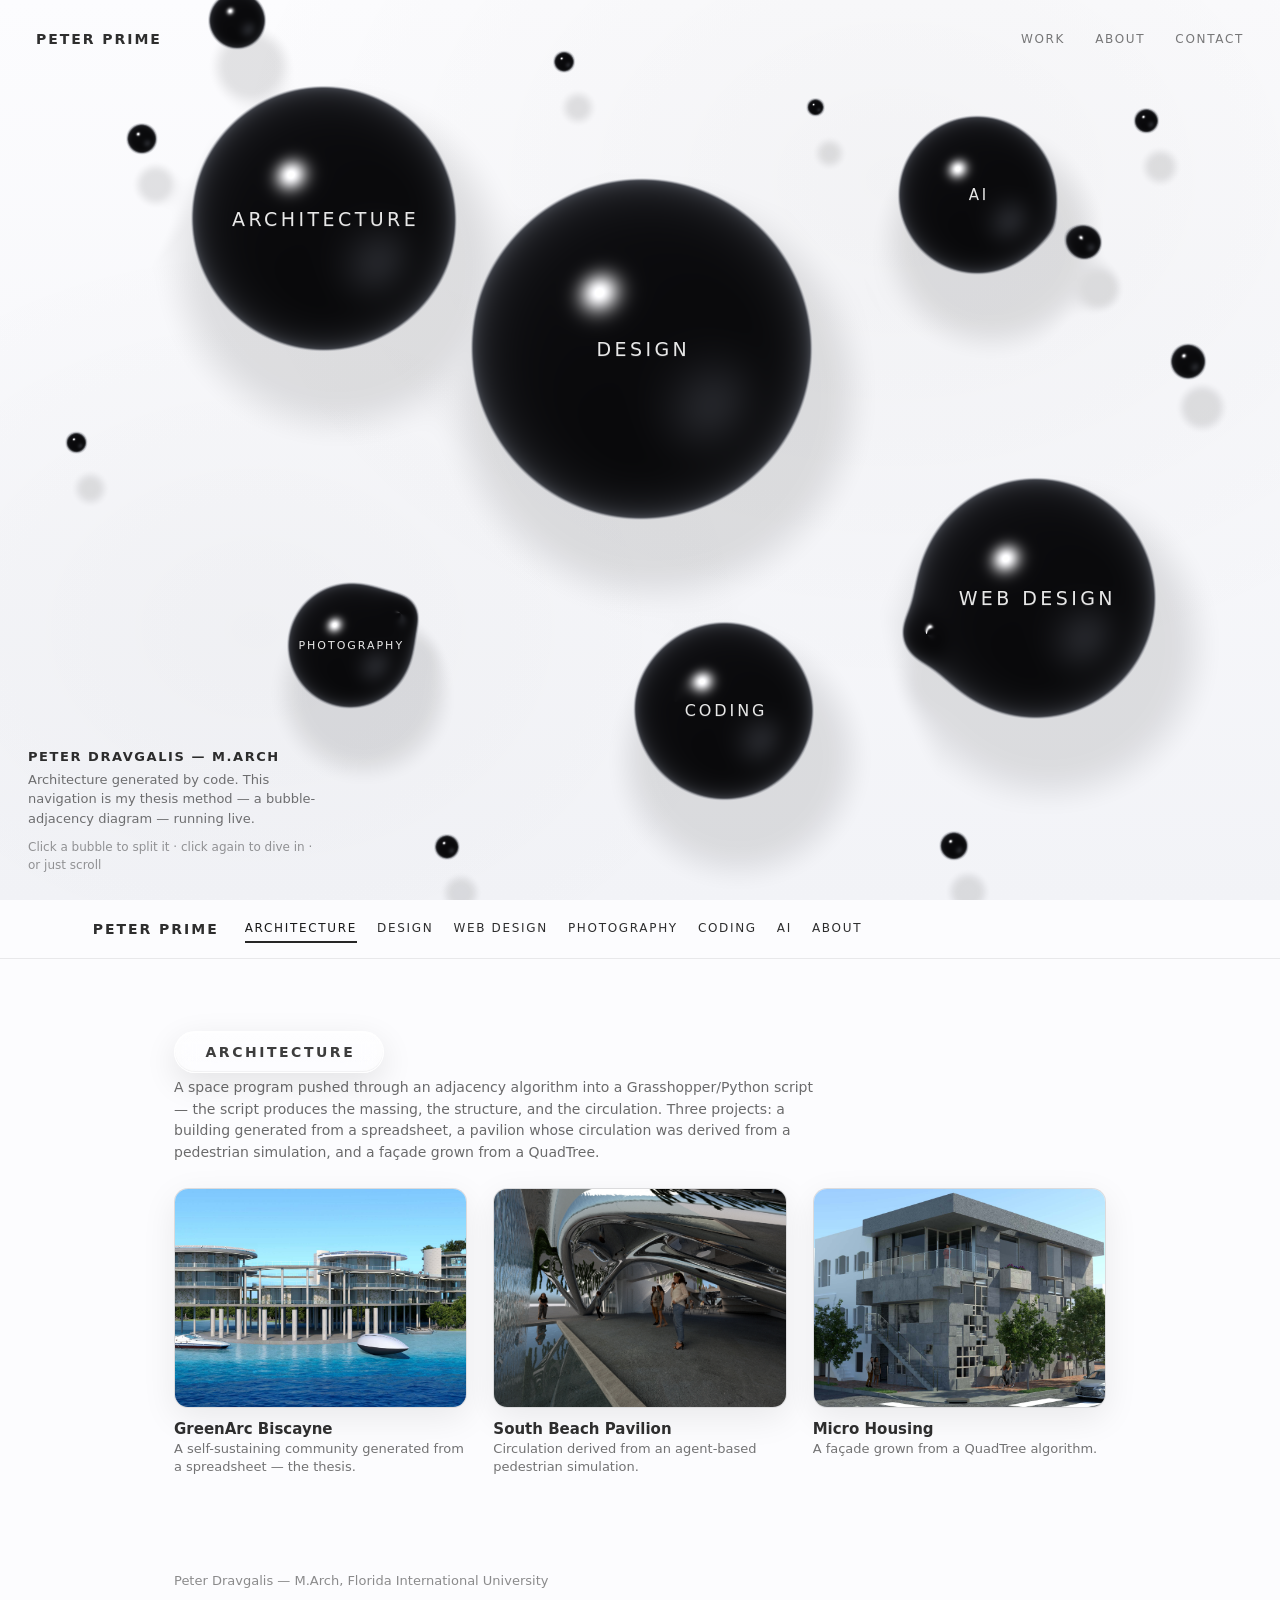
<file: index.html>
<!doctype html>
<html lang="en">
<head>
  <meta charset="UTF-8" />
  <meta name="viewport" content="width=device-width,initial-scale=1" />
  <title>Peter Prime — Portfolio</title>
  <meta name="description" content="Peter Dravgalis — M.Arch, Florida International University. Architecture generated by code: bubble-adjacency space planning, Grasshopper/Python, and the live metaball navigation you're looking at." />
  <link rel="icon" href='data:image/svg+xml,<svg xmlns="http://www.w3.org/2000/svg" viewBox="0 0 100 100"><circle cx="40" cy="50" r="30" fill="%23191919"/><circle cx="70" cy="50" r="21" fill="%23191919"/></svg>' />
  <link rel="stylesheet" href="styles.css" />
  <style>
    :root{
      --bg1: #fcfcfe;
      --bg2: #f2f3f7;
      --txt: rgba(255,255,255,.94);
      --txtDark: rgba(0,0,0,.82);

      --panelBg: rgba(255,255,255,.72);
      --panelBd: rgba(0,0,0,.10);

      --bubbleSolid: rgba(0,0,0,.84);
      --bubbleGhost: rgba(0,0,0,.08);
      --bubbleBd: rgba(0,0,0,.18);
      --bubbleBdHi: rgba(0,0,0,.32);

      --line: rgba(0,0,0,.14);
    }

    html, body { margin: 0; font-family: ui-sans-serif, system-ui, -apple-system, Segoe UI, Roboto, Arial; }
    body { background: var(--bg1); overflow-x: hidden; }

    body.mbOn .bubble { background: var(--bubbleGhost); }
    body:not(.mbOn) .bubble { background: var(--bubbleSolid); }

    /* The bubble constellation is one full viewport; the portfolio scrolls below it. */
    #hero{ position: relative; height: 100vh; height: 100svh; overflow: hidden; }

    .stage{
      position: absolute; inset: 0;
      background:
        radial-gradient(1200px 900px at 70% 20%, rgba(0,0,0,.03), transparent 58%),
        radial-gradient(900px 700px at 20% 70%, rgba(0,0,0,.025), transparent 58%),
        linear-gradient(180deg, var(--bg1), var(--bg2));
      user-select: none;
      z-index: 0;
    }

    canvas#mb{
      position: absolute; inset: 0;
      width: 100%; height: 100%;
      z-index: 2;
      pointer-events: none;
    }

      .bubbleLayer{
      position: absolute;
      inset: 0;
      z-index: 3;          /* ABOVE canvas */
      pointer-events: auto;
      }

    .topbar{
      position: absolute; left: 36px; right: 36px; top: 26px;
      padding: 0; background: none; /* undo styles.css's sticky-topbar chrome */
      display: flex; align-items: center; justify-content: space-between;
      color: var(--txtDark);
      box-sizing: border-box;
      z-index: 5;
      pointer-events: auto;
    }
    .topbar a{ text-decoration: none; color: inherit; }
    .brand{ font-weight: 750; letter-spacing: .14em; text-transform: uppercase; font-size: 14px; }
    .nav{ display: flex; gap: 30px; font-size: 12px; }
    .nav a{
      letter-spacing: .14em; text-transform: uppercase;
      color: rgba(0,0,0,.52); padding: 6px 0;
      transition: color 140ms ease;
    }
    .nav a:hover{ color: rgba(0,0,0,.9); }

    svg.lines{
      position: absolute; inset: 0;
      pointer-events: none;
      z-index: 1;
    }
    .line{ stroke: rgba(0,0,0,.20); stroke-width: 1; stroke-dasharray: 3 6; } /* dev-only layout lines */

    .bubble{
      position: absolute;
      border-radius: 999px;
      display: grid;
      place-items: center;
      color: var(--txt);
      cursor: pointer;
      transform: translate(-50%, -50%);
      box-sizing: border-box;
      border: 1px solid var(--bubbleBd);
      backdrop-filter: blur(10px);
      z-index: 3;
      font-size: 14px;
      transition: opacity 160ms ease, filter 160ms ease, border-color 160ms ease;
    }
    /* With WebGL metaballs on, the DOM circle is just an invisible hit target. */
    body.mbOn .bubble{ background: transparent; border-color: transparent; backdrop-filter: none; }
    .bubble:hover{ border-color: var(--bubbleBdHi); }
    body.mbOn .bubble:hover{ border-color: transparent; }
    .bubble.selected{ border-color: rgba(255,255,255,.65); }
    .bubble.sub{ z-index: 6; animation: subIn 220ms ease both; }
    @keyframes subIn{
      from{ opacity: 0; transform: translate(-50%,-50%) scale(.7); }
      to{ opacity: 1; transform: translate(-50%,-50%) scale(1); }
    }
    .bubble.dim{
      opacity: .45;
      filter: blur(.2px);
    }

    /* Label reads as part of the glossy sphere: light weight, wide tracking,
       and a faint etched shadow (dark above, light below) instead of a halo.
       The sphere under it is near-black, so no backdrop is needed. */
    .label{
      text-align: center;
      font-weight: 500;
      text-transform: uppercase;
      letter-spacing: .18em;
      text-indent: .18em; /* re-center: letter-spacing trails the last glyph */
      line-height: 1.4;
      padding: 0 12px;
      pointer-events: none;
      font-size: inherit;
      color: rgba(255,255,255,.9);
      text-shadow: 0 -1px 1px rgba(0,0,0,.55), 0 1px 1px rgba(255,255,255,.10);
      position: relative;
      z-index: 1;
    }

    /* Panel */
    .panel{
      position: fixed;
      left: 18px;
      bottom: 18px;
      width: min(920px, calc(100vw - 36px));
      background: var(--panelBg);
      border: 1px solid var(--panelBd);
      border-radius: 14px;
      backdrop-filter: blur(14px);
      box-sizing: border-box;
      z-index: 10;
      color: var(--txtDark);
      box-shadow: 0 12px 50px rgba(0,0,0,.12);
      overflow: hidden;
    }
    .panelHeader{
      display:flex;
      align-items:center;
      justify-content: space-between;
      padding: 10px 12px;
      border-bottom: 1px solid rgba(0,0,0,.08);
      cursor: move;
      user-select: none;
      background: rgba(255,255,255,.35);
    }
    .panelHeader .title{
      font-weight: 700;
      font-size: 13px;
      letter-spacing: .15px;
    }
    .panelHeader .controls{
      display:flex; gap: 8px; align-items:center;
    }
    .panelMinBtn{
      border: 1px solid rgba(0,0,0,.14);
      background: rgba(255,255,255,.40);
      border-radius: 10px;
      padding: 6px 10px;
      font-size: 12px;
      cursor: pointer;
    }

    .panelBody{ padding: 10px 12px 12px; }
    .panel.min .panelBody{ display:none; }
    .panel.min{ width: 320px; }

    .row{ display:flex; gap: 10px; flex-wrap: wrap; align-items:center; }
    .row + .row{ margin-top: 10px; }

    .btn{
      border: 1px solid rgba(0,0,0,.14);
      background: rgba(255,255,255,.40);
      border-radius: 10px;
      padding: 8px 10px;
      font-size: 13px;
      cursor: pointer;
      color: rgba(0,0,0,.82);
    }
    .btn:hover{ background: rgba(255,255,255,.55); }

    .toggle{ display:flex; gap: 8px; align-items:center; font-size: 13px; color: rgba(0,0,0,.64); }
    .note{ font-size: 12px; color: rgba(0,0,0,.58); line-height: 1.25; }

    .field{
      background: rgba(255,255,255,.55);
      border: 1px solid rgba(0,0,0,.14);
      color: rgba(0,0,0,.82);
      border-radius: 10px;
      padding: 8px 10px;
      font-size: 13px;
      outline: none;
      width: 160px;
    }
    .field.wide{ width: 280px; }

    .sliderWrap{
      display:flex;
      gap: 8px;
      align-items:center;
      color: rgba(0,0,0,.62);
      font-size: 12px;
    }
    input[type="range"]{ width: 160px; }

    .mono{
      font-family: ui-monospace, SFMono-Regular, Menlo, Monaco, Consolas, monospace;
      font-size: 12px;
      color: rgba(0,0,0,.62);
    }

    .divider{
      height: 1px;
      background: rgba(0,0,0,.08);
      margin: 8px 0;
    }

    /* Landing intro (visitors only; hidden in ?edit=1 where the panel lives) */
    .intro{
      position: absolute; left: 28px; bottom: 26px;
      max-width: 300px;
      z-index: 4;
      pointer-events: none;
      color: var(--txtDark);
    }
    .intro h1{ font-size: 13px; font-weight: 750; letter-spacing: .12em; text-transform: uppercase; margin: 0 0 6px; }
    .intro p{ font-size: 13px; line-height: 1.5; margin: 0; color: rgba(0,0,0,.55); }
    .intro .hint{ margin-top: 10px; font-size: 12px; color: rgba(0,0,0,.4); }
    body.dev .intro{ display: none; }
    @media (max-width: 640px){
      .intro{ left: 20px; right: 20px; bottom: 20px; max-width: none; }
      .intro .hint{ margin-top: 6px; }
    }

    /* =========================
       Portfolio section (below the hero)
       ========================= */
    #portfolio{ position: relative; z-index: 4; min-height: 100vh; }

    .tabbar{
      position: sticky; top: 0; z-index: 9;
      display: flex; align-items: center; gap: 18px;
      padding: 14px 36px;
      background: rgba(252,252,254,.88);
      backdrop-filter: blur(12px);
      border-bottom: 1px solid rgba(0,0,0,.08);
      box-sizing: border-box;
    }
    .tabbar .brand{ margin-right: 8px; white-space: nowrap; }
    .tabbar a{ text-decoration: none; } /* beats styles.css's a:link underline */
    .backBtn{
      visibility: hidden;
      text-decoration: none; color: rgba(0,0,0,.72);
      font-size: 20px; line-height: 1;
      padding: 4px 10px; border-radius: 999px;
      border: 1px solid rgba(0,0,0,.14);
      background: rgba(255,255,255,.5);
      transition: background 140ms ease;
    }
    .backBtn:hover{ background: rgba(0,0,0,.06); }
    .tabs{ display: flex; gap: 20px; overflow-x: auto; scrollbar-width: none; }
    .tabs::-webkit-scrollbar{ display: none; }
    .tab{
      text-decoration: none; white-space: nowrap;
      letter-spacing: .14em; text-transform: uppercase; font-size: 12px;
      color: rgba(0,0,0,.52); padding: 6px 0;
      transition: color 140ms ease;
      border-bottom: 2px solid transparent;
    }
    .tab:hover{ color: rgba(0,0,0,.9); }
    .tab.active{ color: rgba(0,0,0,.9); border-bottom-color: rgba(0,0,0,.85); }

    .paneWrap{ max-width: 980px; margin: 40px auto 96px; padding: 0 24px; box-sizing: border-box; }

    /* Section titles: frosted-glass pills (Apple-style) — translucent,
       blurred, hairline highlight border, soft depth. */
    #portfolio h2{
      display: inline-flex; align-items: center;
      background: linear-gradient(180deg, rgba(255,255,255,.60), rgba(255,255,255,.28));
      -webkit-backdrop-filter: blur(18px) saturate(1.6);
      backdrop-filter: blur(18px) saturate(1.6);
      color: rgba(0,0,0,.76);
      border: 1px solid rgba(255,255,255,.75);
      border-radius: 999px;
      padding: 12px 28px;
      font-size: 14px; font-weight: 600;
      letter-spacing: .18em; text-indent: .18em; text-transform: uppercase;
      box-shadow:
        0 10px 32px rgba(0,0,0,.10),
        inset 0 1px 0 rgba(255,255,255,.9),
        inset 0 -1px 1px rgba(0,0,0,.05);
    }
    #portfolio h2::before{ display: none; } /* pill replaces the bead marker */
    #portfolio h3{ letter-spacing: .06em; text-transform: uppercase; font-size: 15px; }
    .pane{ display: none; }
    .pane.active{ display: block; }
    .detail{ display: none; }
    .detail.active{ display: block; }

    /* Project cards — clean grid, goes blobby on hover to stay on-theme */
    .cards{
      display: grid;
      grid-template-columns: repeat(auto-fill, minmax(280px, 1fr));
      gap: 26px;
      margin: 24px 0 40px;
    }
    .card{ display: block; text-decoration: none !important; color: inherit; }
    .thumb{
      aspect-ratio: 4 / 3; overflow: hidden;
      border-radius: 14px;
      border: 1px solid var(--panelBd);
      background: rgba(0,0,0,.03);
      box-shadow: 0 10px 34px rgba(0,0,0,.08);
      transition: border-radius 420ms ease, box-shadow 300ms ease;
    }
    .thumb img{
      width: 100%; height: 100%; object-fit: cover; display: block;
      transition: transform 500ms ease;
    }
    .card:hover .thumb{
      border-radius: 44% 56% 52% 48% / 46% 44% 56% 54%;
      box-shadow: 0 16px 44px rgba(0,0,0,.14);
    }
    .card:hover .thumb img{ transform: scale(1.045); }
    .cardTitle{ font-weight: 650; font-size: 15px; margin-top: 12px; }
    .cardSub{ font-size: 13px; color: rgba(0,0,0,.55); margin-top: 2px; line-height: 1.4; }

    /* Under-construction blob: mini droplets get absorbed into a morphing blob */
    .construction{
      display: flex; flex-direction: column; align-items: center; gap: 6px;
      padding: 72px 24px 84px; text-align: center;
    }
    .blobWrap{ position: relative; width: 130px; height: 130px; margin-bottom: 18px; }
    .blob{
      position: absolute; inset: 0;
      /* matches the WebGL spheres: hot specular dot up-left, near-black body, faint fresnel rim */
      background:
        radial-gradient(circle at 30% 24%, rgba(255,255,255,.95) 0%, rgba(255,255,255,.28) 7%, transparent 16%),
        radial-gradient(circle at 70% 82%, rgba(160,170,190,.18) 0%, transparent 30%),
        radial-gradient(circle at 34% 30%, #3c3d44 0%, #17171b 48%, #060608 85%);
      box-shadow: inset 0 -4px 10px rgba(200,210,230,.12), 0 18px 40px rgba(0,0,0,.28);
      border-radius: 46% 54% 52% 48% / 44% 48% 52% 56%;
      animation: blobMorph 7s ease-in-out infinite;
    }
    @keyframes blobMorph{
      0%,100%{ border-radius: 46% 54% 52% 48% / 44% 48% 52% 56%; }
      33%    { border-radius: 56% 44% 48% 52% / 52% 56% 44% 48%; }
      66%    { border-radius: 48% 52% 56% 44% / 48% 44% 52% 56%; }
    }
    .mini{
      position: absolute; width: 20px; height: 20px; border-radius: 999px;
      background:
        radial-gradient(circle at 30% 26%, rgba(255,255,255,.85) 0%, transparent 32%),
        radial-gradient(circle at 34% 30%, #3c3d44 0%, #101013 75%);
      top: 50%; left: 50%;
      animation: absorb 3.6s ease-in infinite;
    }
    .mini.m2{ width: 14px; height: 14px; animation-delay: 1.2s; animation-duration: 4.1s; }
    .mini.m3{ width: 16px; height: 16px; animation-delay: 2.3s; animation-duration: 3.2s; }
    @keyframes absorb{
      0%  { transform: translate(-140px, -90px) scale(1); opacity: 0; }
      15% { opacity: 1; }
      70% { transform: translate(-24px, -14px) scale(.9); opacity: 1; }
      100%{ transform: translate(-10px, -10px) scale(.1); opacity: 0; }
    }
    .mini.m2{ animation-name: absorb2; }
    @keyframes absorb2{
      0%  { transform: translate(120px, -100px) scale(1); opacity: 0; }
      15% { opacity: 1; }
      70% { transform: translate(14px, -20px) scale(.9); opacity: 1; }
      100%{ transform: translate(-7px, -7px) scale(.1); opacity: 0; }
    }
    .mini.m3{ animation-name: absorb3; }
    @keyframes absorb3{
      0%  { transform: translate(30px, 130px) scale(1); opacity: 0; }
      15% { opacity: 1; }
      70% { transform: translate(4px, 26px) scale(.9); opacity: 1; }
      100%{ transform: translate(-8px, -8px) scale(.1); opacity: 0; }
    }
    .conTitle{
      font-size: 12px; font-weight: 650; letter-spacing: .14em; text-indent: .14em; text-transform: uppercase;
      color: rgba(0,0,0,.72);
      padding: 9px 20px; border-radius: 999px;
      background: linear-gradient(180deg, rgba(255,255,255,.60), rgba(255,255,255,.28));
      -webkit-backdrop-filter: blur(18px) saturate(1.6);
      backdrop-filter: blur(18px) saturate(1.6);
      border: 1px solid rgba(255,255,255,.75);
      box-shadow: 0 8px 24px rgba(0,0,0,.10), inset 0 1px 0 rgba(255,255,255,.9);
    }
    .conSub{ font-size: 13px; color: rgba(0,0,0,.5); margin-top: 4px; }
    .conSub::after{ content: ""; animation: dots 1.8s steps(4, end) infinite; }
    @keyframes dots{ 0%{content:"";} 25%{content:".";} 50%{content:"..";} 75%{content:"...";} }
    @media (prefers-reduced-motion: reduce){
      .blob, .mini, .conSub::after{ animation: none; }
      .mini{ display: none; }
    }
  </style>
</head>
<body>
  <div id="hero">
    <div class="stage" id="stage"></div>

    <canvas id="mb"></canvas>
    <div id="bubbleLayer" class="bubbleLayer"></div>

    <div class="topbar">
      <a class="brand" href="#">Peter Prime</a>
      <div class="nav">
        <a class="pill" href="#architecture">Work</a>
        <a class="pill" href="#about">About</a>
        <a class="pill" href="#about">Contact</a>
      </div>
    </div>

    <svg class="lines" id="lines"></svg>

    <header class="intro">
      <h1>Peter Dravgalis — M.Arch</h1>
      <p>Architecture generated by code. This navigation is my thesis method — a bubble-adjacency diagram — running live.</p>
      <p class="hint">Click a bubble to split it · click again to dive in · or just scroll</p>
    </header>
  </div>

  <div class="panel" id="panel">
    <div class="panelHeader" id="panelHeader">
      <div class="title">Layout Controls</div>
      <div class="controls">
        <button class="panelMinBtn" id="minBtn">Min</button>
      </div>
    </div>

    <div class="panelBody">
      <div class="row">
        <button class="btn" id="copyMain">Copy main JSON</button>
        <button class="btn" id="downloadAll">Download ALL JSON</button>
        <button class="btn" id="addMain">Add main</button>
        <button class="btn" id="addSub">Add sub</button>
        <button class="btn" id="deleteSel">Delete selected</button>

        <label class="toggle"><input type="checkbox" id="editMode" checked /> Edit</label>
        <label class="toggle"><input type="checkbox" id="showLines" /> Lines</label>
        <label class="toggle"><input type="checkbox" id="autoSubs" checked /> Auto sub layout</label>
        <label class="toggle"><input type="checkbox" id="mbOn" checked /> Canvas metaballs</label>
        <label class="toggle"><input type="checkbox" id="dimOthers" checked /> Dim others when expanded</label>
      </div>

      <div class="divider"></div>

      <div class="row">
        <input class="field" id="selLabel" placeholder="label" />
        <input class="field wide" id="selHref" placeholder="href" />
        <label class="toggle"><input type="checkbox" id="selEnabled" /> Enabled</label>
        <label class="toggle"><input type="checkbox" id="selHasSubs" /> Subs enabled</label>
      </div>

      <div class="row">
        <div class="sliderWrap">x <input id="sx" type="range" min="0" max="1" step="0.001" value="0.5"><span class="mono" id="sxv">0.500</span></div>
        <div class="sliderWrap">y <input id="sy" type="range" min="0" max="1" step="0.001" value="0.5"><span class="mono" id="syv">0.500</span></div>
        <div class="sliderWrap">r <input id="sr" type="range" min="0.03" max="0.30" step="0.001" value="0.08"><span class="mono" id="srv">0.080</span></div>
      </div>

      <div class="divider"></div>

      <div class="row note">
        Per MAIN metaballs settings. Collapsed uses res/th. Expanded uses resExp/thExp.
      </div>

      <div class="row">
        <div class="sliderWrap">res <input id="mRes" type="range" min="160" max="640" step="20" value="320"><span class="mono" id="mResV">320</span></div>
        <div class="sliderWrap">th <input id="mTh" type="range" min="0.7" max="2.2" step="0.02" value="1.2"><span class="mono" id="mThV">1.20</span></div>
        <div class="sliderWrap">resExp <input id="mResE" type="range" min="160" max="640" step="20" value="360"><span class="mono" id="mResEV">360</span></div>
        <div class="sliderWrap">thExp <input id="mThE" type="range" min="0.7" max="2.2" step="0.02" value="1.1"><span class="mono" id="mThEV">1.10</span></div>
      </div>

      <div class="row note" id="status">Ready.</div>
    </div>
  </div>

  <section id="portfolio">
    <div class="tabbar">
      <a class="backBtn" id="backBtn" href="#" aria-label="Back to overview">&#8592;</a>
      <a class="brand" href="#">Peter Prime</a>
      <nav class="tabs" id="tabs">
        <a class="tab" data-tab="architecture" href="#architecture">Architecture</a>
        <a class="tab" data-tab="design" href="#design">Design</a>
        <a class="tab" data-tab="web" href="#web">Web Design</a>
        <a class="tab" data-tab="photography" href="#photography">Photography</a>
        <a class="tab" data-tab="coding" href="#coding">Coding</a>
        <a class="tab" data-tab="ai" href="#ai">AI</a>
        <a class="tab" data-tab="about" href="#about">About</a>
      </nav>
    </div>

    <div class="paneWrap">

      <!-- ============ ARCHITECTURE ============ -->
      <div class="pane" data-pane="architecture">
        <div class="paneMain">
          <h2>Architecture</h2>
          <p class="section-note">
            A space program pushed through an adjacency algorithm into a Grasshopper/Python script — the script produces
            the massing, the structure, and the circulation. Three projects: a building generated from a spreadsheet, a
            pavilion whose circulation was derived from a pedestrian simulation, and a façade grown from a QuadTree.
          </p>
          <div class="cards">
            <a class="card" href="#architecture/greenarc">
              <div class="thumb"><img src="assets/projects/greenarc_08-hero-render_p49_2328x1354.jpeg" alt="GreenArc Biscayne" loading="lazy"></div>
              <div class="cardTitle">GreenArc Biscayne</div>
              <div class="cardSub">A self-sustaining community generated from a spreadsheet — the thesis.</div>
            </a>
            <a class="card" href="#architecture/pavilion">
              <div class="thumb"><img src="assets/projects/pavilion_01-hero-chrome_p29_2000x1125.jpeg" alt="South Beach Pavilion" loading="lazy"></div>
              <div class="cardTitle">South Beach Pavilion</div>
              <div class="cardSub">Circulation derived from an agent-based pedestrian simulation.</div>
            </a>
            <a class="card" href="#architecture/microhousing">
              <div class="thumb"><img src="assets/projects/microhousing_01-exterior_p19_2331x1356.jpeg" alt="Micro Housing" loading="lazy"></div>
              <div class="cardTitle">Micro Housing</div>
              <div class="cardSub">A façade grown from a QuadTree algorithm.</div>
            </a>
          </div>
        </div>

        <article class="detail" data-project="greenarc">
          <h3>GreenArc Biscayne</h3>
          <p class="section-note">
            A self-sustaining community for Bird Key, Biscayne Bay, generated from a spreadsheet. Ten programs — residential,
            medical, agricultural, technical, and so on — each sized by its own space-program data, then packed by the
            bubble-adjacency method: overlap by adjacency, scale by square footage, maximize intersections, read circulation
            off the result. The Grasshopper/Python script below runs that method — it's the piece that turns the spreadsheet
            into a building.
          </p>
          <div class="gallery">
            <figure><img src="assets/projects/greenarc_08-hero-render_p49_2328x1354.jpeg" alt="GreenArc Biscayne — exterior render of the floating structure" loading="lazy">
              <figcaption>GreenArc Biscayne — the generated community floating on the bay.</figcaption></figure>
            <figure class="small"><img src="assets/projects/greenarc_01-title_p40_948x670.jpeg" alt="Site: Bird Key, Biscayne Bay" loading="lazy">
              <figcaption>Site — Bird Key, an uninhabited island in Biscayne Bay, Miami. 25°50′N, 80°10′W.</figcaption></figure>
            <figure><img src="assets/projects/greenarc_02-depthmap_p43_2330x1365.jpeg" alt="Nautical depth map of the site" loading="lazy">
              <figcaption>Nautical depth survey of the site, used to plan structure in the shallows.</figcaption></figure>
            <figure><img src="assets/projects/greenarc_03-datatable_p44_1359x1312.jpeg" alt="Space program spreadsheet" loading="lazy">
              <figcaption>The input: a space-program spreadsheet — occupancy, area, schedule, and required adjacencies for every function.</figcaption></figure>
            <figure><img src="assets/projects/greenarc_04-bubble-algorithm_p45_1631x1355.jpeg" alt="Bubble-adjacency diagram" loading="lazy">
              <figcaption>The bubble-adjacency method: overlap by adjacency, scale by square footage, maximize intersections, then read circulation off the result. The same method runs this site's navigation.</figcaption></figure>
            <figure class="callout"><img src="assets/projects/greenarc_05-grasshopper-script_p46_2376x1203.jpeg" alt="Grasshopper and Python script generating the massing" loading="lazy">
              <figcaption><strong>The Grasshopper script.</strong> This is the piece that actually runs the method above — a Python
              component inside Grasshopper that takes square footage, floor height, column count, and scale factor as parameters and
              outputs the floor plates and structural columns for every module. The single most important image on this site.</figcaption></figure>
            <figure><img src="assets/projects/greenarc_06-parametric-output_p47_2391x1325.jpeg" alt="Parametric massing output with program-colored volumes" loading="lazy">
              <figcaption>Massing output — ten programs, each an independently-sized cylindrical volume, stitched together by a shared circulation ring.</figcaption></figure>
            <figure><img src="assets/projects/greenarc_07-site-plan_p48_2326x1355.jpeg" alt="Site plan" loading="lazy">
              <figcaption>Site plan, set against the bay's islands.</figcaption></figure>
            <figure><img src="assets/projects/greenarc_09-systems_p50_2307x1354.jpeg" alt="Public vs private and circulation diagrams" loading="lazy">
              <figcaption>Public/private program split, and the vertical and horizontal circulation networks derived from it.</figcaption></figure>
            <figure><img src="assets/projects/greenarc_10-human-render_p53_2328x1355.jpeg" alt="Human-scale render of people on the walkway" loading="lazy">
              <figcaption>Human scale — the circulation walkway connecting every program module.</figcaption></figure>
          </div>
        </article>

        <article class="detail" data-project="pavilion">
          <h3>South Beach Pavilion</h3>
          <p class="section-note">
            Pedestrian flow through the block was simulated agent-by-agent — entries, alleyway use, combined movement — and
            the result was used to derive the pavilion's circulation and footprint directly, instead of guessing at it.
          </p>
          <div class="gallery">
            <figure><img src="assets/projects/pavilion_01-hero-chrome_p29_2000x1125.jpeg" alt="Pavilion structure — chrome render" loading="lazy">
              <figcaption>The pavilion structure.</figcaption></figure>
            <figure class="small"><img src="assets/projects/pavilion_02-circulation_p30_739x944.jpeg" alt="Agent-based pedestrian circulation simulation" loading="lazy">
              <figcaption>Agent-based simulation of pedestrian movement through the block — building entries, alleyway use, and combined flow.</figcaption></figure>
            <figure><img src="assets/projects/pavilion_03-flowfield_p31_1135x1235.jpeg" alt="Proposed circulation and project plan" loading="lazy">
              <figcaption>Simulated demand translated into the pavilion's proposed footprint and plan.</figcaption></figure>
          </div>
        </article>

        <article class="detail" data-project="microhousing">
          <h3>Micro Housing</h3>
          <p class="section-note">
            A façade generated by a QuadTree algorithm: scatter points across the elevation, thin them out, subdivide the
            area recursively based on point density, then extrude each resulting cell to a different height.
          </p>
          <div class="gallery">
            <figure><img src="assets/projects/microhousing_01-exterior_p19_2331x1356.jpeg" alt="Finished micro-housing facade rendering" loading="lazy">
              <figcaption>The finished façade, Savannah, GA — algorithmic relief on classic brickwork.</figcaption></figure>
            <figure><img src="assets/projects/microhousing_02-quadtree-algorithm_p21_2409x953.jpeg" alt="QuadTree algorithm steps" loading="lazy">
              <figcaption>The QuadTree algorithm, eight steps: scatter points, thin them, subdivide by density, extract curves, adjust height.</figcaption></figure>
          </div>
        </article>
      </div>

      <!-- ============ DESIGN ============ -->
      <div class="pane" data-pane="design">
        <div class="paneMain">
          <h2>Design</h2>
          <p class="section-note">Graphic, product, and UI/UX work — Figma and the Adobe suite.</p>
          <div class="construction">
            <div class="blobWrap"><div class="blob"></div><div class="mini m1"></div><div class="mini m2"></div><div class="mini m3"></div></div>
            <div class="conTitle">Under construction</div>
            <div class="conSub">assembling this section</div>
          </div>
        </div>
      </div>

      <!-- ============ WEB DESIGN ============ -->
      <div class="pane" data-pane="web">
        <div class="paneMain">
          <h2>Web Design</h2>
          <p class="section-note">
            This site's navigation is the flagship project — the bubble-adjacency method from the thesis, rebuilt as a
            live tool. More below.
          </p>
          <div class="cards">
            <a class="card" href="#web/this-site">
              <div class="thumb"><img src="assets/projects/site-hero.jpg" alt="Bubble Layout Editor — the metaball navigation of this site" loading="lazy"></div>
              <div class="cardTitle">This Site — Bubble Layout Editor</div>
              <div class="cardSub">A metaball node graph as navigation. No frameworks, no build step.</div>
            </a>
          </div>
          <div class="construction">
            <div class="blobWrap"><div class="blob"></div><div class="mini m1"></div><div class="mini m2"></div><div class="mini m3"></div></div>
            <div class="conTitle">More on the way</div>
            <div class="conSub">building the next one</div>
          </div>
        </div>

        <article class="detail" data-project="this-site">
          <h3>This Site — Bubble Layout Editor</h3>
          <p class="section-note">
            The bubble-adjacency method from GreenArc Biscayne — the same overlap/scale/circulation logic — rebuilt as a
            standalone tool: a metaball node graph where every bubble is draggable, resizable, and expandable, with the
            field re-solving live on a WebGL2 canvas. It runs the site you're on right now. No frameworks, no build step,
            one HTML file.
          </p>
          <p class="section-note">
            Source: <a href="https://github.com/peterrprime/bubble-site">github.com/peterrprime/bubble-site</a>
          </p>
          <div class="gallery">
            <figure><img src="assets/projects/site-hero.jpg" alt="The metaball field rendering" loading="lazy">
              <figcaption>The WebGL2 metaball field — glossy spheres joined by liquid necks, re-solving every frame.</figcaption></figure>
          </div>
        </article>
      </div>

      <!-- ============ PHOTOGRAPHY ============ -->
      <div class="pane" data-pane="photography">
        <div class="paneMain">
          <h2>Photography</h2>
          <p class="section-note">Freelance, 2019–2021.</p>
          <div class="construction">
            <div class="blobWrap"><div class="blob"></div><div class="mini m1"></div><div class="mini m2"></div><div class="mini m3"></div></div>
            <div class="conTitle">Under construction</div>
            <div class="conSub">developing the film</div>
          </div>
        </div>
      </div>

      <!-- ============ CODING ============ -->
      <div class="pane" data-pane="coding">
        <div class="paneMain">
          <h2>Coding</h2>
          <p class="section-note">
            Python/Grasshopper scripting for architectural generation, the Bubble Layout Editor that runs this site, and
            local LLM tooling — running models on-device and building with Claude Code.
          </p>
          <div class="cards">
            <a class="card" href="#coding/generative-scripts">
              <div class="thumb"><img src="assets/projects/greenarc_05-grasshopper-script_p46_2376x1203.jpeg" alt="Grasshopper/Python generative scripts" loading="lazy"></div>
              <div class="cardTitle">Generative Scripts</div>
              <div class="cardSub">Python inside Grasshopper — spreadsheets in, buildings out.</div>
            </a>
            <a class="card" href="#web/this-site">
              <div class="thumb"><img src="assets/projects/site-hero.jpg" alt="Bubble Layout Editor" loading="lazy"></div>
              <div class="cardTitle">Bubble Layout Editor</div>
              <div class="cardSub">The vanilla-JS/WebGL2 tool running this site's navigation.</div>
            </a>
          </div>
        </div>

        <article class="detail" data-project="generative-scripts">
          <h3>Generative Scripts</h3>
          <p class="section-note">
            Python components inside Grasshopper that generate architecture from data: space-program parsing, QuadTree
            façades, agent-based circulation.
          </p>
          <div class="gallery">
            <figure class="callout"><img src="assets/projects/greenarc_05-grasshopper-script_p46_2376x1203.jpeg" alt="Grasshopper and Python script" loading="lazy">
              <figcaption>The GreenArc script — square footage, floor height, column count, and scale factor in; floor plates and structure out.</figcaption></figure>
            <figure><img src="assets/projects/microhousing_02-quadtree-algorithm_p21_2409x953.jpeg" alt="QuadTree algorithm steps" loading="lazy">
              <figcaption>The QuadTree façade algorithm, eight steps.</figcaption></figure>
            <figure class="small"><img src="assets/projects/pavilion_02-circulation_p30_739x944.jpeg" alt="Agent-based circulation simulation" loading="lazy">
              <figcaption>Agent-based pedestrian simulation driving the pavilion's circulation.</figcaption></figure>
          </div>
        </article>
      </div>

      <!-- ============ AI ============ -->
      <div class="pane" data-pane="ai">
        <div class="paneMain">
          <h2>AI</h2>
          <p class="section-note">
            I run local models — Qwen3 14B on an RTX 4080 SUPER, about 68 tok/s through Ollama — and build with Claude Code.
          </p>
          <div class="construction">
            <div class="blobWrap"><div class="blob"></div><div class="mini m1"></div><div class="mini m2"></div><div class="mini m3"></div></div>
            <div class="conTitle">Under construction</div>
            <div class="conSub">training in progress</div>
          </div>
        </div>
      </div>

      <!-- ============ ABOUT ============ -->
      <div class="pane" data-pane="about">
        <div class="paneMain">
          <h2>About</h2>
          <p>I design with code.</p>
          <p>My thesis generated a building out of a spreadsheet — a space program pushed through an adjacency algorithm into a
          Grasshopper/Python script that produced the massing, the structure, and the circulation. Elsewhere: a façade grown from a
          QuadTree, and a building whose circulation was derived from a simulation of the people walking through it.</p>
          <p>Then I took the bubble-adjacency method from that thesis and built it into a standalone web app, because doing it by
          hand was the slow part. That instinct — this is repetitive, so build the tool — is the thing I actually do.</p>
          <p>M.Arch, Florida International University.</p>
          <div class="gallery" style="max-width:640px">
            <figure class="small"><img src="assets/projects/00-front_about_p2_448x448.png" alt="Portrait of Peter Dravgalis" loading="lazy" style="max-width:260px">
              <figcaption>Peter Dravgalis</figcaption></figure>
          </div>
          <h3>Tools</h3>
          <p class="section-note">
            Rhino + Grasshopper (Python scripting) · Figma · Adobe Creative Suite · photography — freelance 2019–2021 ·
            HTML/CSS/JS, no-framework builds like this site.
          </p>
          <h3 id="contact">Contact</h3>
          <p class="section-note">
            Based in Miami.<br>
            Email: <a href="mailto:peter.dravgalis@gmail.com">peter.dravgalis@gmail.com</a><br>
            Phone: <a href="tel:+18505012771">(850) 501-2771</a>
          </p>
        </div>
      </div>

    </div>
    <footer>Peter Dravgalis — M.Arch, Florida International University</footer>
  </section>

  <script>
    // =========================
    // Layout loaded from your attached bubble-layout.all.json (kept as-is)
    // Only additions: enabled, subsEnabled, mb, child.enabled
    // =========================
    const bubbles = [
      {
        "id": "design",
        "label": "Design",
        "href": "#design",
        "x": 0.5035252643948296,
        "y": 0.4007220216606498,
        "r": 0.205,
        "children": [
          { "id": "design-projects", "label": "Projects", "href": "#design", "r": 0.07800000000000001, "enabled": true },
          { "id": "design-portfolio", "label": "Portfolio", "href": "#design", "r": 0.062000000000000006, "enabled": true },
          { "id": "design-process", "label": "Process", "href": "#design", "r": 0.056, "enabled": true }
        ],
        "enabled": true,
        "subsEnabled": true,
        "mb": { "res": 340, "th": 1.2, "resExp": 480, "thExp": 1.08 }
      },
      {
        "id": "architecture",
        "label": "Architecture",
        "href": "#architecture",
        "x": 0.254,
        "y": 0.236,
        "r": 0.157,
        "children": [
          { "id": "arch-greenarc", "label": "GreenArc", "href": "#architecture/greenarc", "r": 0.07, "enabled": true },
          { "id": "arch-pavilion", "label": "Pavilion", "href": "#architecture/pavilion", "r": 0.06, "enabled": true },
          { "id": "arch-microhousing", "label": "Micro Housing", "href": "#architecture/microhousing", "r": 0.06, "enabled": true }
        ],
        "enabled": true,
        "subsEnabled": true,
        "mb": { "res": 320, "th": 1.22, "resExp": 520, "thExp": 1.06 }
      },
      {
        "id": "ai",
        "label": "AI",
        "href": "#ai",
        "x": 0.7567567567567568,
        "y": 0.2226233453670277,
        "r": 0.095,
        "children": [
          { "id": "ai-tools", "label": "Tools", "href": "#ai", "r": 0.06, "enabled": true },
          { "id": "ai-projects", "label": "Projects", "href": "#ai", "r": 0.07, "enabled": true }
        ],
        "enabled": true,
        "subsEnabled": true,
        "mb": { "res": 320, "th": 1.18, "resExp": 460, "thExp": 1.06 }
      },
      {
        "id": "web",
        "label": "Web Design",
        "href": "#web",
        "x": 0.8190364277320799,
        "y": 0.6534296028880866,
        "r": 0.14599999999999994,
        "children": [
          { "id": "web-sites", "label": "Sites", "href": "#web/this-site", "r": 0.068, "enabled": true },
          { "id": "web-systems", "label": "Systems", "href": "#web", "r": 0.058, "enabled": true },
          { "id": "web-uiux", "label": "UI UX", "href": "#web", "r": 0.058, "enabled": true }
        ],
        "enabled": true,
        "subsEnabled": true,
        "mb": { "res": 300, "th": 1.2, "resExp": 460, "thExp": 1.08 }
      },
      {
        "id": "code",
        "label": "Coding",
        "href": "#coding",
        "x": 0.5663924794359577,
        "y": 0.8050541516245487,
        "r": 0.106,
        "children": [
          { "id": "code-projects", "label": "Projects", "href": "#coding/generative-scripts", "r": 0.064, "enabled": true },
          { "id": "code-stack", "label": "Stack", "href": "#coding", "r": 0.056, "enabled": true }
        ],
        "enabled": true,
        "subsEnabled": true,
        "mb": { "res": 280, "th": 1.22, "resExp": 420, "thExp": 1.1 }
      },
      {
        "id": "photo",
        "label": "Photography",
        "href": "#photography",
        "x": 0.2591069330199765,
        "y": 0.7063778580024067,
        "r": 0.074,
        "children": [
          { "id": "photo-gallery", "label": "Gallery", "href": "#photography", "r": 0.062, "enabled": true },
          { "id": "photo-sets", "label": "Sets", "href": "#photography", "r": 0.054, "enabled": true }
        ],
        "enabled": true,
        "subsEnabled": true,
        "mb": { "res": 260, "th": 1.26, "resExp": 420, "thExp": 1.12 }
      }
    ];

    // later: collision avoidance needed (not in Phase 1)

    // Layout Controls is a dev tool, not for visitors. Hidden unless ?edit=1.
    const DEV_MODE = new URLSearchParams(location.search).get("edit") === "1";

    // =========================
    // DOM refs
    // =========================
    const stage = document.getElementById("stage");
    const bubbleLayer = document.getElementById("bubbleLayer");
    const svg = document.getElementById("lines");
    const statusEl = document.getElementById("status");

    const editModeEl = document.getElementById("editMode");
    const showLinesEl = document.getElementById("showLines");
    const autoSubsEl = document.getElementById("autoSubs");
    const mbOnEl = document.getElementById("mbOn");
    const dimOthersEl = document.getElementById("dimOthers");

    const selLabelEl = document.getElementById("selLabel");
    const selHrefEl  = document.getElementById("selHref");
    const selEnabledEl = document.getElementById("selEnabled");
    const selHasSubsEl = document.getElementById("selHasSubs");

    const sx = document.getElementById("sx"), sy = document.getElementById("sy"), sr = document.getElementById("sr");
    const sxv = document.getElementById("sxv"), syv = document.getElementById("syv"), srv = document.getElementById("srv");

    const mRes = document.getElementById("mRes"), mTh = document.getElementById("mTh");
    const mResE = document.getElementById("mResE"), mThE = document.getElementById("mThE");
    const mResV = document.getElementById("mResV"), mThV = document.getElementById("mThV");
    const mResEV = document.getElementById("mResEV"), mThEV = document.getElementById("mThEV");

    const panel = document.getElementById("panel");
    const panelHeader = document.getElementById("panelHeader");
    const minBtn = document.getElementById("minBtn");

    const mbCanvas = document.getElementById("mb");

    // =========================
    // State
    // =========================
    let domByKey = new Map(); // key -> el
    let expandedMainId = null;
    let selected = null; // {type:"main"|"sub", mainId, subId, key}
    let drag = null;

    // subState stores positions for subs when expanded and pinned
    const subState = {}; // subState[mainId][subId] = {x,y,r,pinned}

    // =========================
    // Helpers
    // =========================
    const clamp = (v,a,b) => Math.max(a, Math.min(b, v));
    const minDim = () => Math.min(window.innerWidth, window.innerHeight);
    // Layout was authored in landscape; on portrait screens swap axes so the
    // constellation reflows instead of squashing.
    const portrait = () => window.innerHeight > window.innerWidth;
    const toPxX = (x, y) => (portrait() ? y : x) * window.innerWidth;
    const toPxY = (x, y) => (portrait() ? x : y) * window.innerHeight;
    const toPxR = (r) => r * minDim();

    const keyMain = (id) => `m:${id}`;
    const keySub  = (mid, sid) => `s:${mid}:${sid}`;

    const getMain = (id) => bubbles.find(b => b.id === id);
    const getSub = (mid, sid) => getMain(mid)?.children?.find(c => c.id === sid);

    function setStatus(msg){ statusEl.textContent = msg; }

    function ensureSubState(mid){
      if (!subState[mid]) subState[mid] = {};
      const m = getMain(mid);
      if (!m?.children) return;
      for (const c of m.children){
        if (!subState[mid][c.id]) subState[mid][c.id] = { x:null, y:null, r:c.r, pinned:false };
        subState[mid][c.id].r = c.r;
      }
    }

    function computeSubPositions(mid){
      const m = getMain(mid);
      if (!m?.children?.length) return;

      ensureSubState(mid);

      const kids = m.children.filter(c => c.enabled !== false);
      const count = kids.length;
      if (!count) return;

      // Subs fan out AWAY from the hub (design) so they don't blob into
      // neighboring mains; the hub itself uses a plain ring.
      const hub = getMain("design");
      const outward = (hub && m.id !== hub.id)
        ? Math.atan2(m.y - hub.y, m.x - hub.x)
        : -Math.PI / 2;
      const arc = (hub && m.id !== hub.id && count > 1) ? Math.PI * 1.1 : 2 * Math.PI;

      for (let i=0;i<count;i++){
        const c = kids[i];
        const st = subState[mid][c.id];

        if (st.pinned && st.x != null && st.y != null) continue;
        if (!autoSubsEl.checked && st.x != null && st.y != null) continue;

        // ring in px (radii are minDim-relative, coords are width/height-relative).
        // 1.15: subs hug the parent, just barely separate. The "Lines"
        // toggle can string them together with capsule primitives.
        const ring = (m.r + st.r) * 1.15 * minDim();
        const rw = portrait() ? window.innerHeight : window.innerWidth;
        const rh = portrait() ? window.innerWidth : window.innerHeight;
        const a = (arc >= 2 * Math.PI)
          ? outward + i * (2*Math.PI / count)
          : outward + (i - (count - 1) / 2) * (arc / Math.max(1, count - 1));

        st.x = clamp(m.x + Math.cos(a) * ring / rw, 0.02, 0.98);
        st.y = clamp(m.y + Math.sin(a) * ring / rh, 0.06, 0.98);
      }
    }

    // =========================
    // Bubble DOM
    // =========================
    function createBubbleEl({key, label, isSub}){
      const el = document.createElement("div");
      el.className = "bubble" + (isSub ? " sub" : "");
      el.dataset.key = key;

      const lab = document.createElement("div");
      lab.className = "label";
      lab.textContent = label;
      el.appendChild(lab);

      el.addEventListener("pointerdown", (e) => onPointerDown(e, key));
      el.addEventListener("click", (e) => onClick(e, key));
      el.addEventListener("wheel", (e) => onWheel(e, key), { passive:false });

      bubbleLayer.appendChild(el);
      domByKey.set(key, el);
      return el;
    }

    function setElLabel(key, text){
      const el = domByKey.get(key);
      const lab = el?.querySelector(".label");
      if (lab) lab.textContent = text;
    }

    function layoutEl(key, x, y, r){
      const el = domByKey.get(key);
      if (!el) return;

      el.style.left = `${toPxX(x, y)}px`;
      el.style.top  = `${toPxY(x, y)}px`;

      const d = toPxR(r) * 2;
      el.style.width = `${d}px`;
      el.style.height = `${d}px`;
      // size label to the bubble, capped so long words stay inside the sphere
      // (0.88/len accounts for the .18em tracking)
      const len = Math.max(4, (el.querySelector(".label")?.textContent || "").length);
      el.style.fontSize = `${clamp(Math.round(Math.min(d * 0.085, d * 0.88 / len)), 10, 19)}px`;

      el.classList.toggle("selected", selected?.key === key);
    }

    function setDimStates(){
      for (const b of bubbles){
        const el = domByKey.get(keyMain(b.id));
        if (!el) continue;
        const shouldDim = dimOthersEl.checked && expandedMainId && b.id !== expandedMainId;
        el.classList.toggle("dim", !!shouldDim);
      }
      svg.style.opacity = (dimOthersEl.checked && expandedMainId) ? "0.35" : "1";
    }

    // Liquid strings now live in the WebGL field itself (capsule primitives —
    // see uSegs in the shader); the SVG layer is unused for visitors.

    // =========================
    // Render layout
    // =========================
    function ensureMainNodes(){
      for (const b of bubbles){
        const k = keyMain(b.id);
        if (!b.enabled){
          if (domByKey.has(k)){
            domByKey.get(k).remove();
            domByKey.delete(k);
          }
          continue;
        }
        if (!domByKey.has(k)){
          createBubbleEl({ key:k, label:b.label, isSub:false });
        } else {
          setElLabel(k, b.label);
        }
      }
      for (const k of [...domByKey.keys()]){
        if (k.startsWith("m:")){
          const id = k.slice(2);
          const m = getMain(id);
          if (!m || !m.enabled){
            domByKey.get(k)?.remove();
            domByKey.delete(k);
          }
        }
      }
    }

    function ensureSubNodes(mid){
      const m = getMain(mid);
      if (!m?.children) return;

      ensureSubState(mid);

      for (const c of m.children){
        const k = keySub(mid, c.id);
        if (c.enabled === false){
          if (domByKey.has(k)){
            domByKey.get(k).remove();
            domByKey.delete(k);
          }
          continue;
        }
        if (!domByKey.has(k)){
          createBubbleEl({ key:k, label:c.label, isSub:true });
        } else {
          setElLabel(k, c.label);
        }
      }

      for (const k of [...domByKey.keys()]){
        if (k.startsWith(`s:${mid}:`)){
          const sid = k.split(":").slice(2).join(":");
          const c = getSub(mid, sid);
          if (!c || c.enabled === false){
            domByKey.get(k)?.remove();
            domByKey.delete(k);
          }
        }
      }
    }

    function removeAllSubs(){
      for (const k of [...domByKey.keys()]){
        if (k.startsWith("s:")){
          domByKey.get(k)?.remove();
          domByKey.delete(k);
        }
      }
    }

    function renderLayout(){
      ensureMainNodes();

      for (const b of bubbles){
        if (!b.enabled) continue;
        layoutEl(keyMain(b.id), b.x, b.y, b.r);
      }

      if (expandedMainId){
        const m = getMain(expandedMainId);
        if (!m || !m.enabled || !m.subsEnabled){
          expandedMainId = null;
          removeAllSubs();
        } else {
          computeSubPositions(expandedMainId);
          ensureSubNodes(expandedMainId);

          const kids = m.children.filter(c => c.enabled !== false);
          for (const c of kids){
            const st = subState[expandedMainId][c.id];
            layoutEl(keySub(expandedMainId, c.id), st.x, st.y, st.r);
          }
        }
      }

      for (const [k, el] of domByKey.entries()){
        el.classList.toggle("selected", selected?.key === k);
      }

      setDimStates();
      // Re-apply drift immediately so hit targets are never written un-drifted
      // for a frame (that one frame causes a hover enter/leave flicker loop).
      applyDrift(driftT);
      setStatus(`Main: ${bubbles.filter(b=>b.enabled).length} | Expanded: ${expandedMainId || "none"} | Selected: ${selected?.key || "none"}`);
    }

    // =========================
    // Selection + UI sync
    // =========================
    function setSelected(key){
      selected = null;
      if (!key){
        selLabelEl.value = "";
        selHrefEl.value = "";
        selEnabledEl.checked = false;
        selHasSubsEl.checked = false;
        syncSliders(null);
        syncMb(null);
        renderLayout();
        return;
      }

      if (key.startsWith("m:")){
        const id = key.slice(2);
        const m = getMain(id);
        selected = { type:"main", mainId:id, subId:null, key };

        selLabelEl.value = m?.label || "";
        selHrefEl.value = m?.href || "";
        selEnabledEl.checked = m?.enabled !== false;
        selHasSubsEl.checked = m?.subsEnabled !== false;

        syncSliders(selected);
        syncMb(selected);
      } else {
        const parts = key.split(":");
        const mid = parts[1];
        const sid = parts.slice(2).join(":");
        const c = getSub(mid, sid);
        selected = { type:"sub", mainId:mid, subId:sid, key };

        selLabelEl.value = c?.label || "";
        selHrefEl.value = c?.href || "";
        selEnabledEl.checked = c?.enabled !== false;
        selHasSubsEl.checked = false;

        syncSliders(selected);
        syncMb({ type:"main", mainId:mid });
      }

      renderLayout();
    }

    function syncSliders(sel){
      let x=0.5,y=0.5,r=0.08;
      if (!sel){
        sx.value = x; sy.value = y; sr.value = r;
      } else if (sel.type === "main"){
        const m = getMain(sel.mainId);
        x = m.x; y = m.y; r = m.r;
      } else {
        ensureSubState(sel.mainId);
        const st = subState[sel.mainId][sel.subId];
        const parent = getMain(sel.mainId);
        x = st.x ?? parent.x;
        y = st.y ?? parent.y;
        r = st.r ?? getSub(sel.mainId, sel.subId).r;
      }
      sx.value = x; sy.value = y; sr.value = r;
      sxv.textContent = (+x).toFixed(3);
      syv.textContent = (+y).toFixed(3);
      srv.textContent = (+r).toFixed(3);
    }

    function syncMb(sel){
      if (!sel || sel.type !== "main"){
        mRes.disabled = true; mTh.disabled = true; mResE.disabled = true; mThE.disabled = true;
        return;
      }
      const m = getMain(sel.mainId);
      if (!m.mb) m.mb = { res:320, th:1.2, resExp:420, thExp:1.1 };

      mRes.disabled = false; mTh.disabled = false; mResE.disabled = false; mThE.disabled = false;

      mRes.value = m.mb.res;
      mTh.value  = m.mb.th;
      mResE.value = m.mb.resExp;
      mThE.value  = m.mb.thExp;

      mResV.textContent = m.mb.res;
      mThV.textContent  = (+m.mb.th).toFixed(2);
      mResEV.textContent = m.mb.resExp;
      mThEV.textContent  = (+m.mb.thExp).toFixed(2);
    }

    function applySlidersToSelected(){
      if (!selected) return;

      const x = +sx.value, y = +sy.value, r = +sr.value;
      sxv.textContent = x.toFixed(3);
      syv.textContent = y.toFixed(3);
      srv.textContent = r.toFixed(3);

      if (selected.type === "main"){
        const m = getMain(selected.mainId);
        m.x = clamp(x, 0.02, 0.98);
        m.y = clamp(y, 0.06, 0.98);
        m.r = clamp(r, 0.04, 0.30);
      } else {
        ensureSubState(selected.mainId);
        const st = subState[selected.mainId][selected.subId];
        st.x = clamp(x, 0.02, 0.98);
        st.y = clamp(y, 0.06, 0.98);
        st.r = clamp(r, 0.03, 0.20);
        st.pinned = true;
        const c = getSub(selected.mainId, selected.subId);
        if (c) c.r = st.r;
      }

      renderLayout();
    }

    function applyMbToSelectedMain(){
      if (!selected) return;
      const mid = selected.mainId;
      const m = getMain(mid);
      if (!m) return;
      if (!m.mb) m.mb = { res:320, th:1.2, resExp:420, thExp:1.1 };

      m.mb.res = +mRes.value;
      m.mb.th  = +mTh.value;
      m.mb.resExp = +mResE.value;
      m.mb.thExp  = +mThE.value;

      mResV.textContent = m.mb.res;
      mThV.textContent  = (+m.mb.th).toFixed(2);
      mResEV.textContent = m.mb.resExp;
      mThEV.textContent  = (+m.mb.thExp).toFixed(2);
    }

    // =========================
    // Events: bubbles
    // =========================
    function onClick(e, key){
      e.stopPropagation();

      // Deployed (non-edit) mode: first click on a main splits it into its
      // group; second click on the same main dives into its tab below. Subs
      // dive straight to their target (tab or project detail).
      if (!DEV_MODE){
        if (key.startsWith("m:")){
          const id = key.slice(2);
          const m = getMain(id);
          if (!m?.enabled) return;
          const canSplit = m.subsEnabled && m.children?.some(c => c.enabled !== false);
          if (expandedMainId === id || !canSplit){
            goHash(m.href);
            return;
          }
          expandedMainId = id;
          removeAllSubs();
          renderLayout();
        } else {
          const parts = key.split(":");
          const c = getSub(parts[1], parts.slice(2).join(":"));
          goHash(c?.href);
        }
        return;
      }

      setSelected(key);

      if (key.startsWith("m:")){
        const id = key.slice(2);
        const m = getMain(id);
        if (!m || !m.enabled) return;

        if (!m.subsEnabled){
          expandedMainId = null;
          removeAllSubs();
          renderLayout();
          return;
        }

        if (expandedMainId === id){
          expandedMainId = null;
          removeAllSubs();
        } else {
          expandedMainId = id;
          removeAllSubs();
        }
        renderLayout();
      }
    }

    function onPointerDown(e, key){
      if (!editModeEl.checked) return;
      drag = { key, pointerId: e.pointerId };
      e.currentTarget.setPointerCapture(e.pointerId);
    }

    function onWheel(e, key){
      if (!editModeEl.checked) return;
      e.preventDefault();

      const delta = Math.sign(e.deltaY) * 0.008;

      if (key.startsWith("m:")){
        const m = getMain(key.slice(2));
        if (!m) return;
        m.r = clamp(m.r - delta, 0.04, 0.30);
      } else {
        const parts = key.split(":");
        const mid = parts[1];
        const sid = parts.slice(2).join(":");
        ensureSubState(mid);
        const st = subState[mid][sid];
        st.r = clamp((st.r ?? 0.06) - delta, 0.03, 0.20);
        st.pinned = true;
        const c = getSub(mid, sid);
        if (c) c.r = st.r;
      }

      renderLayout();
      if (selected?.key === key) syncSliders(selected);
    }

    window.addEventListener("pointermove", (e) => {
      if (!drag) return;

      let nx = e.clientX / window.innerWidth;
      let ny = e.clientY / window.innerHeight;
      if (portrait()) [nx, ny] = [ny, nx];
      const x = clamp(nx, 0.02, 0.98);
      const y = clamp(ny, 0.06, 0.98);

      if (drag.key.startsWith("m:")){
        const m = getMain(drag.key.slice(2));
        if (!m) return;
        m.x = x; m.y = y;
      } else {
        const parts = drag.key.split(":");
        const mid = parts[1];
        const sid = parts.slice(2).join(":");
        ensureSubState(mid);
        subState[mid][sid].x = x;
        subState[mid][sid].y = y;
        subState[mid][sid].pinned = true;
      }

      renderLayout();
      if (selected?.key === drag.key) syncSliders(selected);
    });

    window.addEventListener("pointerup", () => { drag = null; });

    bubbleLayer.addEventListener("click", () => {
      expandedMainId = null;
      removeAllSubs();
      setSelected(null);
      renderLayout();
    });

    // =========================
    // Panel: draggable + collapsible + persistent pos
    // =========================
    function loadPanelPos(){
      try{
        const raw = localStorage.getItem("panelPos");
        if (!raw) return;
        const p = JSON.parse(raw);
        if (typeof p.left === "number") panel.style.left = p.left + "px";
        if (typeof p.top === "number") { panel.style.top = p.top + "px"; panel.style.bottom = "auto"; }
        if (p.min === true) { panel.classList.add("min"); minBtn.textContent = "Max"; }
      }catch{}
    }
    function savePanelPos(){
      const rect = panel.getBoundingClientRect();
      localStorage.setItem("panelPos", JSON.stringify({ left: rect.left, top: rect.top, min: panel.classList.contains("min") }));
    }
    let panelDrag = null;
    panelHeader.addEventListener("pointerdown", (e) => {
      if (e.target === minBtn) return;
      panelDrag = { x: e.clientX, y: e.clientY };
      panelHeader.setPointerCapture(e.pointerId);
    });
    panelHeader.addEventListener("pointermove", (e) => {
      if (!panelDrag) return;
      const rect = panel.getBoundingClientRect();
      const nx = rect.left + (e.clientX - panelDrag.x);
      const ny = rect.top  + (e.clientY - panelDrag.y);
      panelDrag = { x: e.clientX, y: e.clientY };

      panel.style.left = clamp(nx, 8, window.innerWidth - rect.width - 8) + "px";
      panel.style.top  = clamp(ny, 8, window.innerHeight - rect.height - 8) + "px";
      panel.style.bottom = "auto";
      savePanelPos();
    });
    panelHeader.addEventListener("pointerup", () => { panelDrag = null; });

    minBtn.addEventListener("click", () => {
      panel.classList.toggle("min");
      minBtn.textContent = panel.classList.contains("min") ? "Max" : "Min";
      savePanelPos();
    });

    // =========================
    // UI buttons + direct edits
    // =========================
    document.getElementById("copyMain").addEventListener("click", async () => {
      const payload = JSON.stringify(
        bubbles
          .filter(b => b.enabled)
          .map(({children, mb, enabled, subsEnabled, ...rest}) => rest),
        null, 2
      );
      await navigator.clipboard.writeText(payload);
      setStatus("Copied main JSON.");
    });

    document.getElementById("downloadAll").addEventListener("click", () => {
      const payload = JSON.stringify(bubbles, null, 2);
      const blob = new Blob([payload], { type: "application/json" });
      const a = document.createElement("a");
      a.href = URL.createObjectURL(blob);
      a.download = "bubble-layout.all.json";
      a.click();
      URL.revokeObjectURL(a.href);
      setStatus("Downloaded ALL JSON.");
    });

    document.getElementById("addMain").addEventListener("click", () => {
      const id = `new-${Math.random().toString(16).slice(2,8)}`;
      bubbles.push({
        id, label:"New", href:"#", x:0.5, y:0.5, r:0.08,
        enabled:true, subsEnabled:true,
        mb:{res:320, th:1.2, resExp:420, thExp:1.1},
        children:[]
      });
      renderLayout();
      setSelected(keyMain(id));
    });

    document.getElementById("addSub").addEventListener("click", () => {
      if (!selected || selected.type !== "main"){
        setStatus("Select a MAIN bubble to add a sub.");
        return;
      }
      const m = getMain(selected.mainId);
      if (!m.children) m.children = [];
      const sid = `${m.id}-sub-${Math.random().toString(16).slice(2,7)}`;
      m.children.push({ id:sid, label:"Sub", href:"#", r: Math.max(0.05, m.r * 0.55), enabled:true });
      ensureSubState(m.id);
      subState[m.id][sid] = { x:null, y:null, r: m.children.at(-1).r, pinned:false };

      expandedMainId = m.id;
      renderLayout();
      setSelected(keySub(m.id, sid));
    });

    document.getElementById("deleteSel").addEventListener("click", () => {
      if (!selected){ setStatus("Nothing selected."); return; }

      if (selected.type === "main"){
        const idx = bubbles.findIndex(b => b.id === selected.mainId);
        if (idx >= 0){
          bubbles.splice(idx, 1);
          delete subState[selected.mainId];
          if (expandedMainId === selected.mainId){
            expandedMainId = null;
            removeAllSubs();
          }
          setSelected(null);
          renderLayout();
        }
      } else {
        const m = getMain(selected.mainId);
        if (!m?.children) return;
        const idx = m.children.findIndex(c => c.id === selected.subId);
        if (idx >= 0){
          m.children.splice(idx, 1);
          if (subState[selected.mainId]) delete subState[selected.mainId][selected.subId];
          setSelected(null);
          renderLayout();
        }
      }
    });

    selLabelEl.addEventListener("input", () => {
      if (!selected) return;
      const v = selLabelEl.value.trim() || "Untitled";
      if (selected.type === "main") getMain(selected.mainId).label = v;
      else getSub(selected.mainId, selected.subId).label = v;
      renderLayout();
    });

    selHrefEl.addEventListener("input", () => {
      if (!selected) return;
      const v = selHrefEl.value.trim() || "#";
      if (selected.type === "main") getMain(selected.mainId).href = v;
      else getSub(selected.mainId, selected.subId).href = v;
    });

    selEnabledEl.addEventListener("change", () => {
      if (!selected) return;
      if (selected.type === "main"){
        getMain(selected.mainId).enabled = selEnabledEl.checked;
        if (!selEnabledEl.checked && expandedMainId === selected.mainId){
          expandedMainId = null;
          removeAllSubs();
        }
      } else {
        getSub(selected.mainId, selected.subId).enabled = selEnabledEl.checked;
      }
      renderLayout();
      setSelected(null);
    });

    selHasSubsEl.addEventListener("change", () => {
      if (!selected || selected.type !== "main") return;
      const m = getMain(selected.mainId);
      m.subsEnabled = selHasSubsEl.checked;
      if (!m.subsEnabled && expandedMainId === m.id){
        expandedMainId = null;
        removeAllSubs();
      }
      renderLayout();
    });

    sx.addEventListener("input", () => { sxv.textContent = (+sx.value).toFixed(3); applySlidersToSelected(); });
    sy.addEventListener("input", () => { syv.textContent = (+sy.value).toFixed(3); applySlidersToSelected(); });
    sr.addEventListener("input", () => { srv.textContent = (+sr.value).toFixed(3); applySlidersToSelected(); });

    showLinesEl.addEventListener("change", renderLayout);
    autoSubsEl.addEventListener("change", renderLayout);

    mbOnEl.addEventListener("change", () => {
      document.body.classList.toggle("mbOn", mbOnEl.checked);
    });

    dimOthersEl.addEventListener("change", renderLayout);

    mRes.addEventListener("input", () => { mResV.textContent = mRes.value; applyMbToSelectedMain(); });
    mTh.addEventListener("input",  () => { mThV.textContent  = (+mTh.value).toFixed(2); applyMbToSelectedMain(); });
    mResE.addEventListener("input", () => { mResEV.textContent = mResE.value; applyMbToSelectedMain(); });
    mThE.addEventListener("input",  () => { mThEV.textContent  = (+mThE.value).toFixed(2); applyMbToSelectedMain(); });

    // =========================
    // WebGL glossy metaballs (raw WebGL2 fullscreen shader — no dependencies).
    // Reference look: glossy black 3D spheres joined by thin liquid necks,
    // floating micro-spheres, and a cursor droplet that merges with the field.
    // Technique: 2D SDF circles blended with an exponential smooth-min;
    // sphere-exact fake normals from the field gradient; Blinn-Phong + fresnel.
    // =========================
    function resizeCanvas(){
      mbCanvas.width  = Math.floor(window.innerWidth * devicePixelRatio);
      mbCanvas.height = Math.floor(window.innerHeight * devicePixelRatio);
    }

    function getClusterBalls(mainId, dx = 0, dy = 0){
      const m = getMain(mainId);
      if (!m || !m.enabled) return [];

      const md = minDim();
      const balls = [{ x: toPxX(m.x + dx, m.y + dy), y: toPxY(m.x + dx, m.y + dy), r: m.r * md }];

      const includeSubs = (expandedMainId === mainId) && m.subsEnabled;
      if (includeSubs && m.children?.length){
        ensureSubState(mainId);
        for (const c of m.children){
          if (c.enabled === false) continue;
          const st = subState[mainId][c.id];
          const sx0 = (st.x ?? m.x) + dx, sy0 = (st.y ?? m.y) + dy;
          balls.push({
            x: toPxX(sx0, sy0),
            y: toPxY(sx0, sy0),
            r: (st.r ?? c.r) * md
          });
        }
      }
      return balls;
    }

    const MAX_BALLS = 40;
    const MAX_SEGS = 16;       // liquid strings (capsule primitives in the shader)
    // String thickness scales with the surface gap it spans — near-touching
    // spheres get a fat neck, far-flung ones a stretched thin thread.
    const STRING_R_NEAR = 8, STRING_R_FAR = 2.8; // css px, at gaps of <=60px / >=380px
    const stringR = (gap) => STRING_R_NEAR - (STRING_R_NEAR - STRING_R_FAR) * Math.min(1, Math.max(0, (gap - 60) / 320));
    const VISUAL_SCALE = 0.92; // spheres render slightly smaller than their hit circles; big enough that neighbors neck into each other
    const SMIN_K = 0.06;       // ponytail: neck-thickness knob (1/css-px @ minDim 1080); raise for tighter necks
    // Necks form when the surface gap < 2*ln(2)/K (~40 css px at 1080p). The main
    // constellation is tuned to rest at ~22-24px gaps so thin necks join it up.
    const K_REF_MIN_DIM = 1080; // K scales with minDim so necks survive any screen size
    const REDUCED = matchMedia("(prefers-reduced-motion: reduce)").matches;

    // Ambient idle drift: clusters wander slowly even when the mouse is still.
    // Two incommensurate sines per axis so the path never visibly repeats.
    const DRIFT_A = 0.011; // normalized amplitude
    let driftT = 0;        // last tick time, so renderLayout can re-apply drift
    function driftXY(i, t){
      if (REDUCED || DEV_MODE) return [0, 0]; // dev mode: spheres must stay on their drag handles
      return [
        DRIFT_A * (Math.sin(t * 0.21 + i * 2.1) + 0.5 * Math.sin(t * 0.13 + i * 4.7)),
        DRIFT_A * (Math.cos(t * 0.17 + i * 3.3) + 0.5 * Math.cos(t * 0.11 + i * 1.9))
      ];
    }

    const gl = mbCanvas.getContext("webgl2", { alpha: true, premultipliedAlpha: true, antialias: false });

    const FRAG = `#version 300 es
      precision highp float;
      uniform vec3 uBalls[${MAX_BALLS}]; // x, y (device px, y-up), radius
      uniform int uCount;
      uniform vec4 uSegs[${MAX_SEGS}];   // string endpoints: ax, ay, bx, by (device px, y-up)
      uniform int uSegCount;
      uniform float uSegRs[${MAX_SEGS}]; // per-string radius (device px) — closer spheres get fatter strings
      uniform float uK;
      out vec4 outColor;

      // Exponential smooth-min over circle + capsule SDFs. Capsules are the
      // liquid strings: same field, so they get the same lighting and melt
      // into the spheres with a real meniscus. Also returns the blended
      // local radius and the field gradient (both smooth across necks).
      void scene(vec2 p, out float sd, out float R, out vec2 g){
        float sum = 0.0, rsum = 0.0;
        vec2 gsum = vec2(0.0);
        for (int i = 0; i < ${MAX_BALLS}; i++){
          if (i >= uCount) break;
          vec2 dv = p - uBalls[i].xy;
          float len = max(length(dv), 1e-4);
          float d = len - uBalls[i].z;
          float w = exp(-uK * d);
          sum  += w;
          rsum += w * uBalls[i].z;
          gsum += w * (dv / len);
        }
        for (int i = 0; i < ${MAX_SEGS}; i++){
          if (i >= uSegCount) break;
          vec2 a = uSegs[i].xy, ba = uSegs[i].zw - a;
          vec2 pa = p - a;
          float h = clamp(dot(pa, ba) / max(dot(ba, ba), 1e-4), 0.0, 1.0);
          vec2 dv = pa - ba * h;
          float len = max(length(dv), 1e-4);
          float d = len - uSegRs[i];
          float w = exp(-uK * d);
          sum  += w;
          rsum += w * uSegRs[i];
          gsum += w * (dv / len);
        }
        sum = max(sum, 1e-24);
        sd = -log(sum) / uK;
        R  = rsum / sum;
        g  = gsum / sum;
      }

      void main(){
        vec2 p = gl_FragCoord.xy;
        float sd, R; vec2 g;
        scene(p, sd, R, g);

        // soft screen-space ground shadow (light is top-left, shadow falls low-right)
        float ssd, sR; vec2 sg;
        scene(p + vec2(-14.0, 46.0), ssd, sR, sg);
        float spread = clamp(sR * 0.55, 10.0, 55.0); // small balls cast small, tight shadows
        float shadow = (1.0 - smoothstep(-4.0, spread, ssd)) * 0.10;

        float aa = fwidth(sd) + 0.75;
        float mask = 1.0 - smoothstep(-aa, aa, sd);

        // sphere-exact fake normal: height z = sqrt(R^2 - q^2), q = R + sd
        float q = clamp(R + sd, 0.0, R);
        float z = sqrt(max(R * R - q * q, 1e-4));
        vec3 n = normalize(vec3(g * (q / z), 1.0));

        vec3 V = vec3(0.0, 0.0, 1.0);
        vec3 L1 = normalize(vec3(-0.45, 0.60, 0.65));
        float diff  = max(dot(n, L1), 0.0);
        float spec1 = pow(max(dot(n, normalize(L1 + V)), 0.0), 140.0);
        vec3 L2 = normalize(vec3(0.55, -0.45, 0.35));
        float spec2 = pow(max(dot(n, normalize(L2 + V)), 0.0), 26.0);
        float fres  = pow(1.0 - max(n.z, 0.0), 2.6);

        vec3 base = vec3(0.045, 0.045, 0.055);
        vec3 col = base * (0.55 + 0.45 * diff)
                 + vec3(1.0)              * spec1
                 + vec3(0.65, 0.68, 0.75) * spec2 * 0.16
                 + vec3(0.80, 0.84, 0.92) * fres  * 0.38;

        float aOut = mask + shadow * (1.0 - mask);
        outColor = vec4(col * mask, aOut); // premultiplied; shadow is pure black
      }`;

    let prog = null, uBallsLoc, uCountLoc, uKLoc, uSegsLoc, uSegCountLoc, uSegRsLoc;
    const ballData = new Float32Array(MAX_BALLS * 3);
    const segData = new Float32Array(MAX_SEGS * 4);
    const segRData = new Float32Array(MAX_SEGS);

    function initGL(){
      if (!gl) return false;
      const vs = gl.createShader(gl.VERTEX_SHADER);
      gl.shaderSource(vs, `#version 300 es
        in vec2 aPos; void main(){ gl_Position = vec4(aPos, 0.0, 1.0); }`);
      gl.compileShader(vs);
      const fs = gl.createShader(gl.FRAGMENT_SHADER);
      gl.shaderSource(fs, FRAG);
      gl.compileShader(fs);
      prog = gl.createProgram();
      gl.attachShader(prog, vs);
      gl.attachShader(prog, fs);
      gl.linkProgram(prog);
      if (!gl.getProgramParameter(prog, gl.LINK_STATUS)){
        console.error("metaball shader:", gl.getShaderInfoLog(fs) || gl.getProgramInfoLog(prog));
        prog = null;
        return false;
      }
      gl.useProgram(prog);
      uBallsLoc = gl.getUniformLocation(prog, "uBalls");
      uCountLoc = gl.getUniformLocation(prog, "uCount");
      uKLoc     = gl.getUniformLocation(prog, "uK");
      uSegsLoc     = gl.getUniformLocation(prog, "uSegs");
      uSegCountLoc = gl.getUniformLocation(prog, "uSegCount");
      uSegRsLoc    = gl.getUniformLocation(prog, "uSegRs");
      const buf = gl.createBuffer();
      gl.bindBuffer(gl.ARRAY_BUFFER, buf);
      gl.bufferData(gl.ARRAY_BUFFER, new Float32Array([-1,-1, 1,-1, -1,1, 1,1]), gl.STATIC_DRAW);
      const loc = gl.getAttribLocation(prog, "aPos");
      gl.enableVertexAttribArray(loc);
      gl.vertexAttribPointer(loc, 2, gl.FLOAT, false, 0, 0);
      return true;
    }

    // Decorative floating micro-spheres (anchor, radius, phase) — normalized coords
    const dots = [
      { x:.115, y:.155, r:.016, p:0.0 }, { x:.885, y:.125, r:.013, p:1.7 },
      { x:.055, y:.500, r:.011, p:3.1 }, { x:.935, y:.410, r:.019, p:4.2 },
      { x:.360, y:.935, r:.013, p:5.3 }, { x:.740, y:.930, r:.015, p:0.9 },
      { x:.430, y:.065, r:.011, p:2.2 }, { x:.640, y:.130, r:.009, p:3.8 }
    ];

    // Cursor droplet with a short trail (stretches while moving, like the reference)
    const mouse = { x:-9999, y:-9999, tx:-9999, ty:-9999, r:0, tr:0, trail: [] };
    window.addEventListener("pointermove", (e) => {
      // pageX/pageY: the canvas sits at the top of the document, so page
      // coords stay correct once the page can scroll below the hero.
      if (mouse.tx < -999){ mouse.x = e.pageX; mouse.y = e.pageY; }
      mouse.tx = e.pageX; mouse.ty = e.pageY;
      mouse.tr = 0.024 * minDim();
    });
    document.documentElement.addEventListener("pointerleave", () => { mouse.tr = 0; });

    let lastExpanded = null, expandT = 0;

    function collectBalls(t){
      let n = 0, ns = 0;
      const md = minDim(), dpr = devicePixelRatio, H = mbCanvas.height;
      const push = (x, y, r) => {
        if (n >= MAX_BALLS || r <= 0.5) return;
        ballData[n*3]   = x * dpr;
        ballData[n*3+1] = H - y * dpr;
        ballData[n*3+2] = r * dpr;
        n++;
      };
      const pushSeg = (x1, y1, r1, x2, y2, r2) => {
        if (ns >= MAX_SEGS) return;
        segData[ns*4]   = x1 * dpr; segData[ns*4+1] = H - y1 * dpr;
        segData[ns*4+2] = x2 * dpr; segData[ns*4+3] = H - y2 * dpr;
        const gap = Math.max(0, Math.hypot(x2 - x1, y2 - y1) - r1 - r2);
        segRData[ns] = stringR(gap) * dpr;
        ns++;
      };
      const centers = {}; // id -> drifted center px, for the hub strings



      if (expandedMainId !== lastExpanded){ lastExpanded = expandedMainId; expandT = t; }
      const bloom = REDUCED ? 1 : Math.min(1, (t - expandT) / 0.55);
      const ease = 1 - Math.pow(1 - bloom, 3);

      let i = 0;
      for (const b of bubbles){
        if (!b.enabled) continue;
        const breathe = REDUCED ? 1 : 1 + 0.012 * Math.sin(t * 0.7 + i * 1.7);
        const [ddx, ddy] = driftXY(i, t);
        const cluster = getClusterBalls(b.id, ddx, ddy);
        centers[b.id] = cluster[0];
        for (let j = 0; j < cluster.length; j++){
          // subs bloom: they slide out of the parent to their ring position while
          // growing, so the split reads as spheres pulling apart, not scaling in place
          const grow = (j > 0 && b.id === expandedMainId) ? ease : 1;
          const bx = cluster[0].x + (cluster[j].x - cluster[0].x) * grow;
          const by = cluster[0].y + (cluster[j].y - cluster[0].y) * grow;
          const br0 = cluster[j].r * VISUAL_SCALE * breathe * grow;
          push(bx, by, br0);
          // thin liquid string from parent to each split-out sub (off by default;
          // the dev "Lines" toggle turns all strings back on)
          if (j > 0 && showLinesEl.checked) pushSeg(cluster[0].x, cluster[0].y, cluster[0].r * VISUAL_SCALE, bx, by, br0);
        }

        // Split satellite: a droplet detaches, floats out, and re-merges.
        // At out=0 it sits inside the parent, so cycle boundaries are invisible.
        if (!REDUCED){
          const period = 9 + i * 2.3;
          const ph = (t % period) / period;
          const out = Math.sin(ph * Math.PI);
          const ang = i * 2.4 + Math.floor(t / period) * 1.9; // new direction each cycle
          const rpx = cluster[0].r;
          const dist = rpx * VISUAL_SCALE * (0.5 + 1.2 * out);
          push(cluster[0].x + Math.cos(ang) * dist,
               cluster[0].y + Math.sin(ang) * dist,
               rpx * 0.2 * (0.6 + 0.4 * out));
        }
        i++;
      }

      for (const d of dots){
        const ox = REDUCED ? 0 : Math.sin(t * 0.33 + d.p) * 0.011;
        const oy = REDUCED ? 0 : Math.cos(t * 0.26 + d.p * 1.31) * 0.011;
        push(toPxX(d.x + ox, d.y + oy), toPxY(d.x + ox, d.y + oy), d.r * md);
      }

      // hub strings: design center to every other main
      if (showLinesEl.checked && centers["design"]){
        const hc = centers["design"];
        for (const b of bubbles){
          if (!b.enabled || b.id === "design") continue;
          const c = centers[b.id];
          if (c) pushSeg(hc.x, hc.y, hc.r * VISUAL_SCALE, c.x, c.y, c.r * VISUAL_SCALE);
        }
      }

      mouse.r += (mouse.tr - mouse.r) * 0.08;
      if (mouse.tx > -999 && mouse.r > 1){
        mouse.x += (mouse.tx - mouse.x) * 0.18;
        mouse.y += (mouse.ty - mouse.y) * 0.18;
        mouse.trail.unshift({ x: mouse.x, y: mouse.y });
        if (mouse.trail.length > 16) mouse.trail.length = 16;
        const steps = [0, 4, 8, 12], scale = [1, .62, .42, .28];
        for (let s = 0; s < steps.length; s++){
          const tp = mouse.trail[steps[s]];
          if (!tp) break;
          push(tp.x, tp.y, mouse.r * scale[s]);
        }
      }
      return { n, ns };
    }

    // Keep the invisible DOM hit targets on top of the drifting spheres
    // (skipped in dev mode so drift doesn't fight dragging).
    function applyDrift(t){
      if (DEV_MODE || REDUCED) return;
      let i = 0;
      for (const b of bubbles){
        if (!b.enabled) continue;
        const [dx, dy] = driftXY(i, t);
        const el = domByKey.get(keyMain(b.id));
        if (el){
          el.style.left = `${toPxX(b.x + dx, b.y + dy)}px`;
          el.style.top  = `${toPxY(b.x + dx, b.y + dy)}px`;
        }
        if (expandedMainId === b.id && b.children){
          for (const c of b.children){
            const st = subState[b.id]?.[c.id];
            const sel = domByKey.get(keySub(b.id, c.id));
            if (st && sel && st.x != null){
              sel.style.left = `${toPxX(st.x + dx, st.y + dy)}px`;
              sel.style.top  = `${toPxY(st.x + dx, st.y + dy)}px`;
            }
          }
        }
        i++;
      }
    }

    function tick(tms){
      driftT = tms * 0.001;
      applyDrift(driftT);
      if (prog){
        const t = tms * 0.001;
        gl.viewport(0, 0, mbCanvas.width, mbCanvas.height);
        gl.clearColor(0, 0, 0, 0);
        gl.clear(gl.COLOR_BUFFER_BIT);
        if (mbOnEl.checked){
          const counts = collectBalls(t);
          gl.uniform3fv(uBallsLoc, ballData);
          gl.uniform1i(uCountLoc, counts.n);
          gl.uniform4fv(uSegsLoc, segData);
          gl.uniform1i(uSegCountLoc, counts.ns);
          gl.uniform1fv(uSegRsLoc, segRData);
          gl.uniform1f(uKLoc, SMIN_K * (K_REF_MIN_DIM / minDim()) / devicePixelRatio);
          gl.drawArrays(gl.TRIANGLE_STRIP, 0, 4);
        }
      }
      requestAnimationFrame(tick);
    }

    // =========================
    // Init
    // =========================
    function init(){
      if (DEV_MODE){
        document.body.classList.add("dev");
      } else {
        panel.style.display = "none";
        editModeEl.checked = false; // visitors shouldn't be able to drag bubbles
      }
      loadPanelPos();
      resizeCanvas();
      if (!initGL()){
        // No WebGL2: fall back to the solid DOM circles (still fully navigable)
        mbOnEl.checked = false;
        mbOnEl.disabled = true;
      }
      document.body.classList.toggle("mbOn", mbOnEl.checked);
      renderLayout();
      requestAnimationFrame(tick);
    }

    window.addEventListener("resize", () => { resizeCanvas(); renderLayout(); });

    init();

    // =========================
    // Portfolio router — routes are "#tab" or "#tab/project".
    // Tabs, cards, and the back arrow are plain anchors; hashchange does the rest.
    // =========================
    const TABS = ["architecture","design","web","photography","coding","ai","about"];
    const portfolioEl = document.getElementById("portfolio");
    const backBtn = document.getElementById("backBtn");

    function parseRoute(){
      const h = decodeURIComponent(location.hash.slice(1));
      if (!h) return null;
      const [tab, proj] = h.split("/");
      return TABS.includes(tab) ? { tab, proj: proj || null } : null;
    }

    function applyRoute(scroll){
      const r = parseRoute();
      if (!r) return;
      document.querySelectorAll(".tab").forEach(el =>
        el.classList.toggle("active", el.dataset.tab === r.tab));

      let detailShown = false;
      document.querySelectorAll(".pane").forEach(pane => {
        const on = pane.dataset.pane === r.tab;
        pane.classList.toggle("active", on);
        const main = pane.querySelector(".paneMain");
        let showing = null;
        pane.querySelectorAll(".detail").forEach(d => {
          const dOn = on && d.dataset.project === r.proj;
          d.classList.toggle("active", dOn);
          if (dOn) showing = d;
        });
        if (main) main.style.display = (on && showing) ? "none" : "";
        if (showing) detailShown = true;
      });

      backBtn.style.visibility = detailShown ? "visible" : "hidden";
      backBtn.setAttribute("href", "#" + r.tab);
      if (scroll) portfolioEl.scrollIntoView({ behavior: "smooth", block: "start" });
    }

    function goHash(href){
      if (!href || href === "#") return;
      if (!href.startsWith("#")){ window.location.href = href; return; }
      if (location.hash === href) applyRoute(true); // same hash: no event fires, still scroll
      else location.hash = href;                    // hashchange runs applyRoute
    }

    window.addEventListener("hashchange", () => applyRoute(true));

    // Initial state: honor a deep link (and scroll to it); otherwise show the
    // default tab quietly without touching the URL or scroll position.
    if (parseRoute()){
      applyRoute(true);
    } else {
      document.querySelector('.tab[data-tab="architecture"]').classList.add("active");
      document.querySelector('.pane[data-pane="architecture"]').classList.add("active");
    }
  </script>
</body>
</html>
</file>
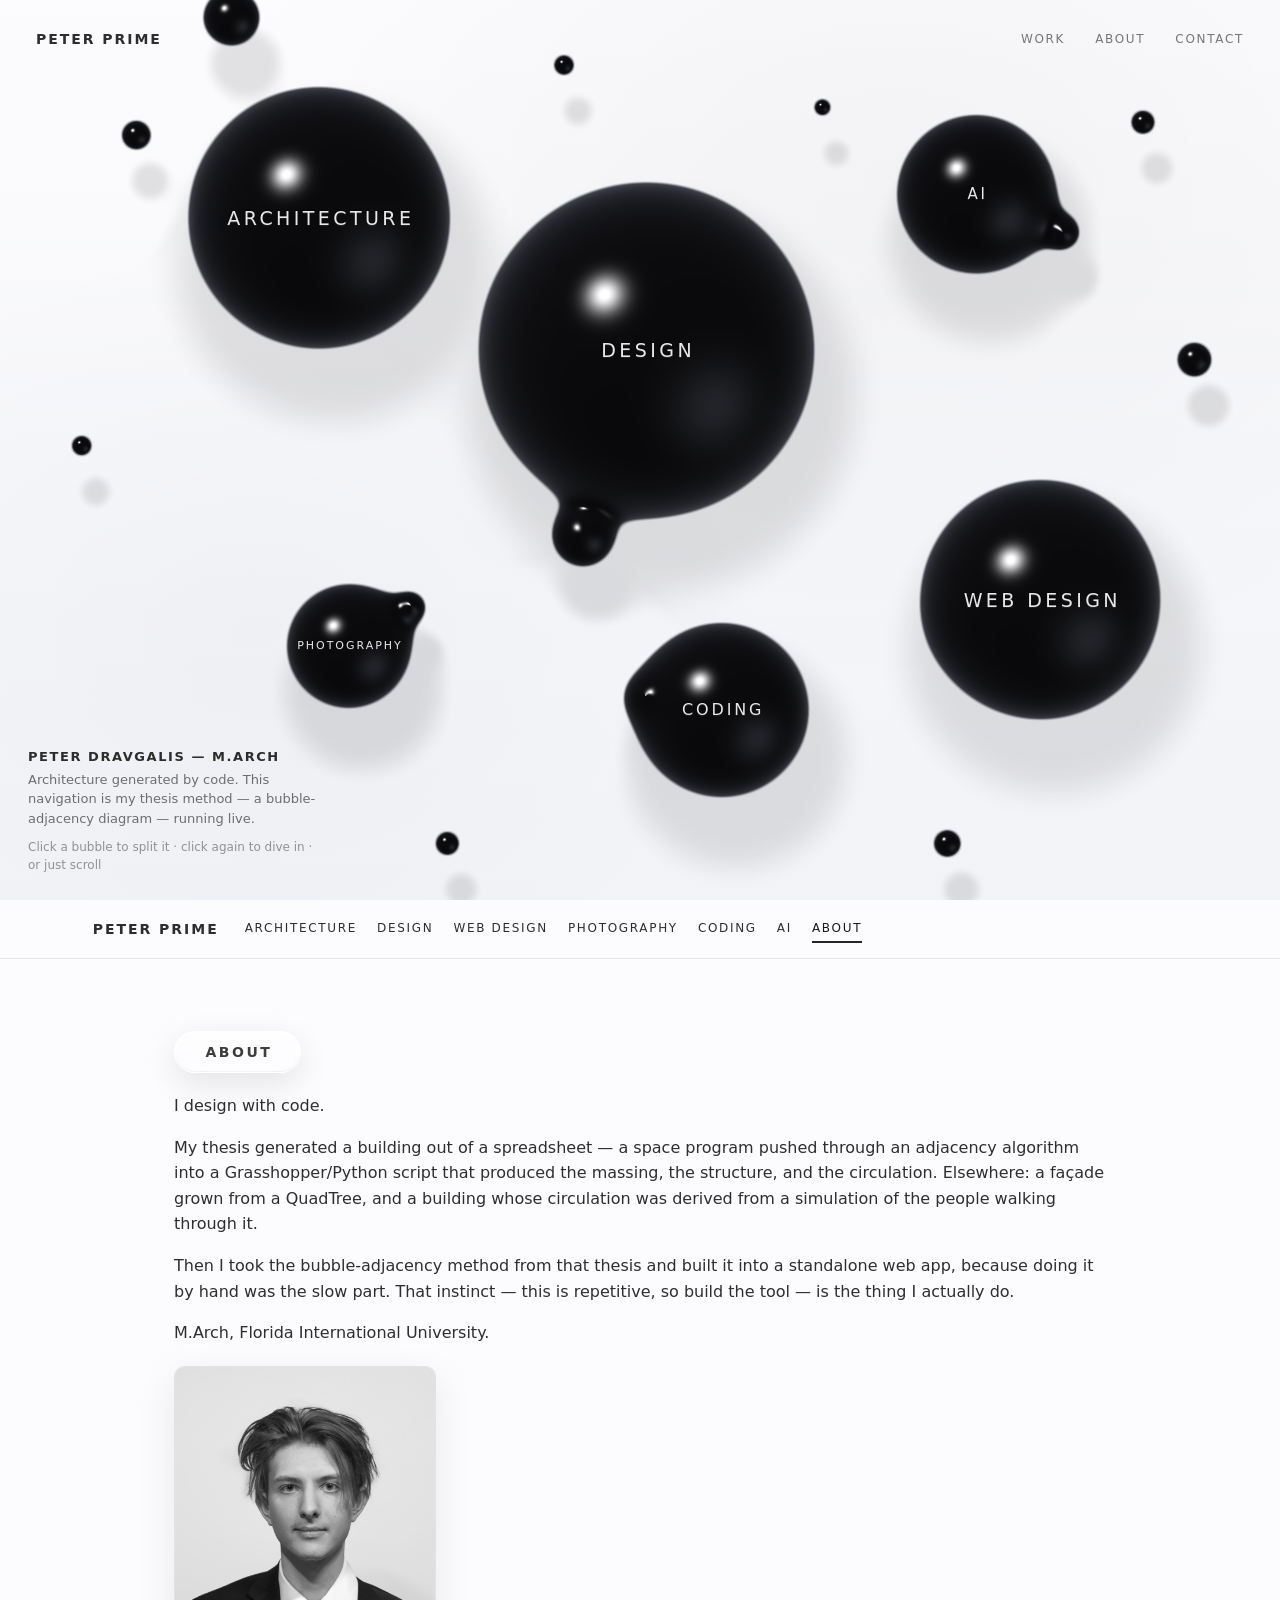
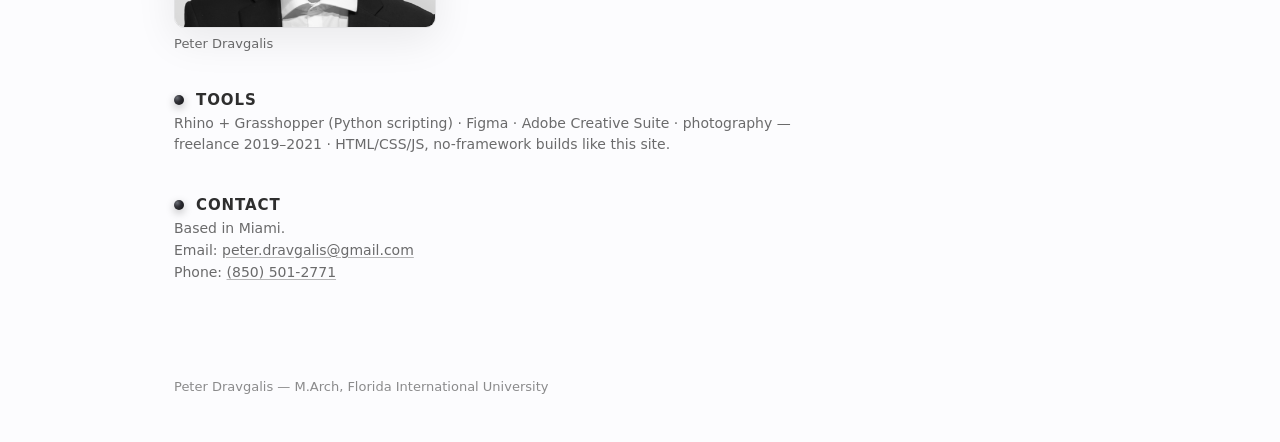
<file: about.html>
<!doctype html>
<html lang="en">
<head>
<meta charset="UTF-8" />
<title>About — Peter Prime</title>
<meta http-equiv="refresh" content="0;url=index.html#about" />
</head>
<body>
<p>Moved — <a href="index.html#about">continue to About</a>.</p>
<script>
  location.replace("index.html#" + (location.hash.slice(1) === "ai" ? "ai" : "about"));
</script>
</body>
</html>
</file>
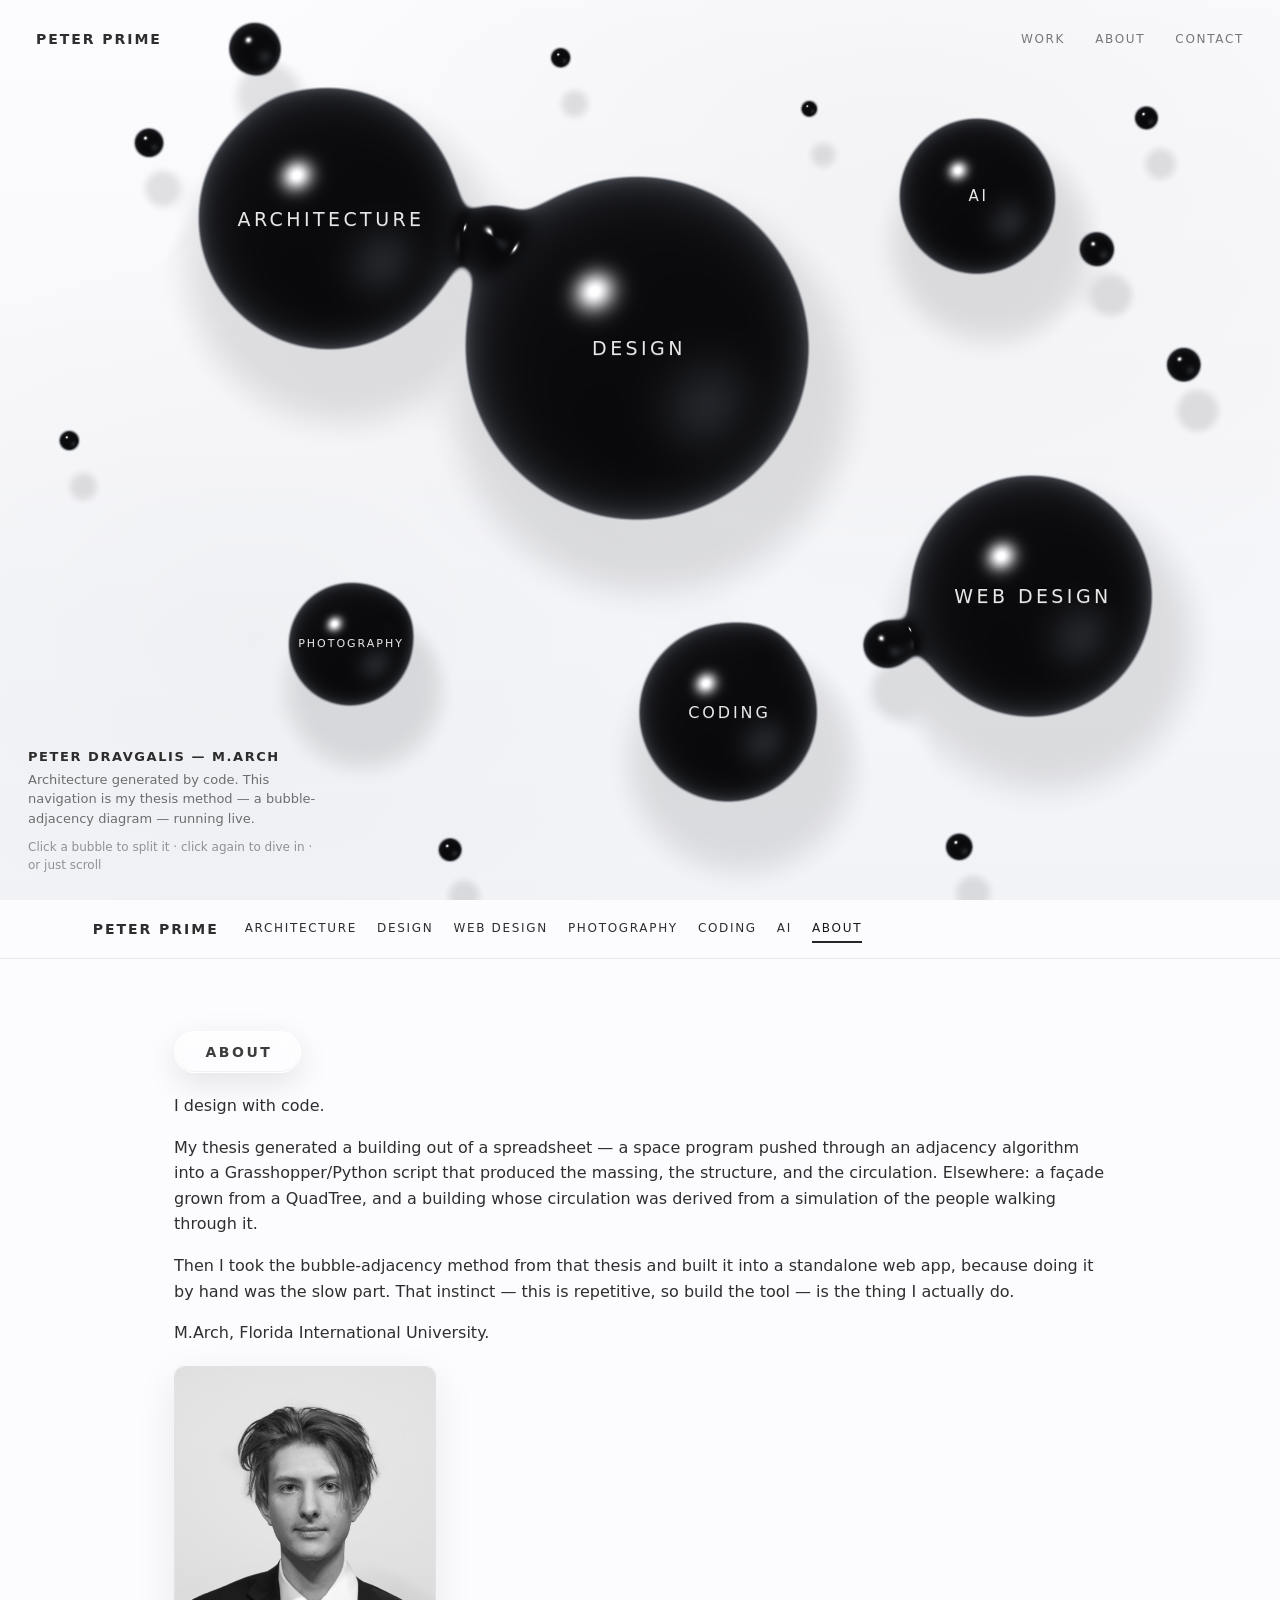
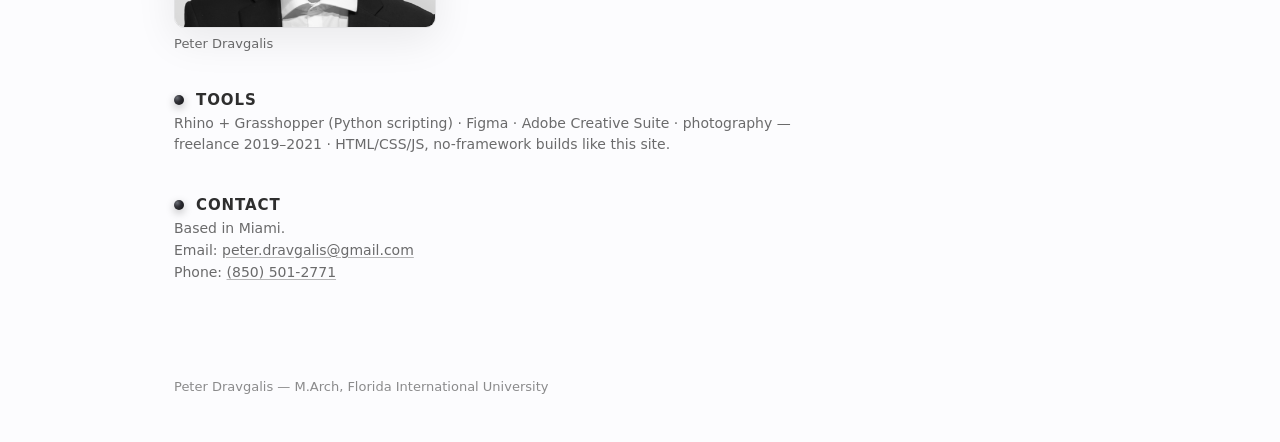
<file: contact.html>
<!doctype html>
<html lang="en">
<head>
<meta charset="UTF-8" />
<title>Contact — Peter Prime</title>
<meta http-equiv="refresh" content="0;url=index.html#about" />
</head>
<body>
<p>Moved — <a href="index.html#about">continue to Contact</a>.</p>
<script>location.replace("index.html#about");</script>
</body>
</html>
</file>
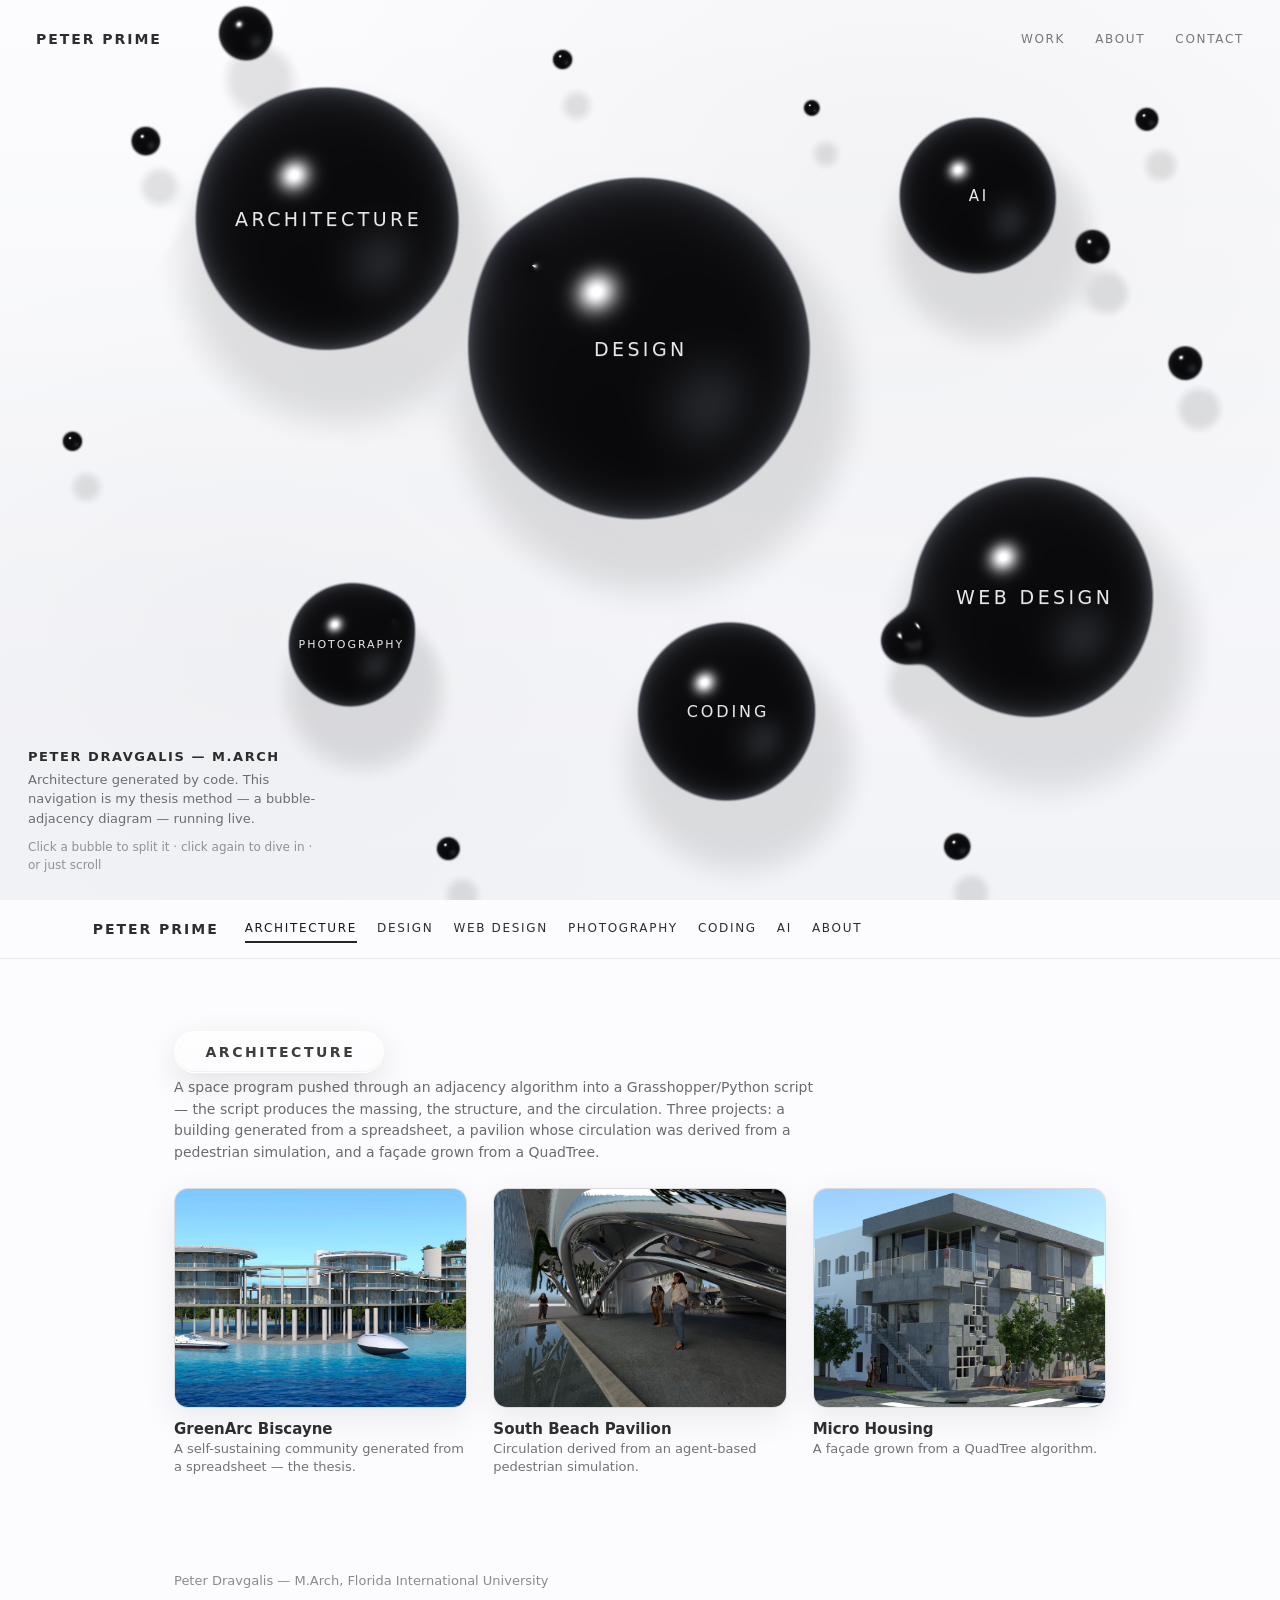
<file: work.html>
<!doctype html>
<html lang="en">
<head>
<meta charset="UTF-8" />
<title>Work — Peter Prime</title>
<meta http-equiv="refresh" content="0;url=index.html#architecture" />
</head>
<body>
<p>Moved — <a href="index.html#architecture">continue to the portfolio</a>.</p>
<script>
  // Preserve old deep links: work.html#greenarc -> index.html#architecture/greenarc
  const map = { greenarc:"architecture/greenarc", pavilion:"architecture/pavilion", microhousing:"architecture/microhousing",
                architecture:"architecture", web:"web", photography:"photography", coding:"coding" };
  const h = location.hash.slice(1);
  location.replace("index.html#" + (map[h] || "architecture"));
</script>
</body>
</html>
</file>
<file: styles.css>
/* Shared look for the non-index pages. Matches index.html's palette/topbar exactly. */
:root{
  --bg1: #fcfcfe;
  --bg2: #f2f3f7;
  --txtDark: rgba(0,0,0,.82);
  --panelBd: rgba(0,0,0,.10);
  --line: rgba(0,0,0,.14);
}

html{ scroll-behavior: smooth; }
html, body{ margin: 0; font-family: ui-sans-serif, system-ui, -apple-system, "Segoe UI", Roboto, Arial; }
/* Anchor targets land below the sticky topbar instead of under it */
[id]{ scroll-margin-top: 96px; }
body{
  color: var(--txtDark);
  background:
    radial-gradient(1200px 900px at 70% 20%, rgba(0,0,0,.03), transparent 58%),
    radial-gradient(900px 700px at 20% 70%, rgba(0,0,0,.025), transparent 58%),
    linear-gradient(180deg, var(--bg1), var(--bg2));
  background-attachment: fixed;
  min-height: 100vh;
}

a, a:link, a:visited{ color: inherit; text-decoration: underline; text-decoration-color: rgba(0,0,0,.28); text-underline-offset: 2px; }
a:hover{ text-decoration-color: rgba(0,0,0,.6); }

.topbar{
  position: sticky; top: 0;
  padding: 26px 36px 14px;
  background: linear-gradient(180deg, var(--bg1) 55%, transparent);
  display: flex; align-items: center; justify-content: space-between;
  box-sizing: border-box;
  z-index: 5;
}
.topbar a{ text-decoration: none; color: inherit; }
.brand{ font-weight: 750; letter-spacing: .14em; text-transform: uppercase; font-size: 14px; }
.nav{ display: flex; gap: 30px; font-size: 12px; }
.nav a{
  letter-spacing: .14em; text-transform: uppercase;
  color: rgba(0,0,0,.52); padding: 6px 0;
  transition: color 140ms ease;
}
.nav a:hover{ color: rgba(0,0,0,.9); }
.nav a.active{ color: rgba(0,0,0,.9); border-bottom: 2px solid rgba(0,0,0,.85); padding-bottom: 4px; }

main{
  max-width: 980px;
  margin: 48px auto 96px;
  padding: 0 24px;
  box-sizing: border-box;
}

h1{ font-size: 34px; font-weight: 650; letter-spacing: -.2px; margin: 0 0 8px; }

/* Glossy sphere markers pull the landing's metaball look onto the subpages:
   sections get a big glossy black bead, projects a smaller satellite. */
h2, h3{ display: flex; align-items: center; gap: 12px; }
h2::before, h3::before{
  content: "";
  flex: none;
  border-radius: 999px;
  background: radial-gradient(circle at 32% 28%, #6a6d74 0%, #26262c 42%, #0b0b0e 78%);
  box-shadow: inset 0 -2px 4px rgba(255,255,255,.10), 0 3px 8px rgba(0,0,0,.28);
}
h2::before{ width: 16px; height: 16px; }
h3::before{ width: 10px; height: 10px; }

h2{ font-size: 20px; font-weight: 650; letter-spacing: .12em; text-transform: uppercase; margin: 56px 0 4px; }
h2:first-of-type{ margin-top: 32px; }
h3{ font-size: 17px; font-weight: 650; letter-spacing: -.05px; margin: 40px 0 4px; }
.dek{ font-size: 15px; color: rgba(0,0,0,.58); margin: 0 0 40px; max-width: 640px; line-height: 1.5; }
p{ line-height: 1.6; }

.section-note{ font-size: 14px; color: rgba(0,0,0,.58); line-height: 1.55; max-width: 640px; margin: 0 0 20px; }

.gallery{ display: flex; flex-direction: column; gap: 28px; margin: 20px 0 40px; }
figure{ margin: 0; }
figure img{
  display: block;
  width: 100%;
  height: auto;
  max-width: 100%;
  border-radius: 10px;
  border: 1px solid var(--panelBd);
  box-shadow: 0 12px 40px rgba(0,0,0,.08);
}
figure.callout img{ border-color: rgba(0,0,0,.28); box-shadow: 0 12px 50px rgba(0,0,0,.16); }
/* Low-res source images render at reduced width instead of stretching soft */
figure.small{ max-width: 480px; }
figcaption{ font-size: 13px; color: rgba(0,0,0,.58); margin-top: 8px; max-width: 640px; }
figcaption strong{ color: var(--txtDark); }

/* Two-column grid variant for photo sets */
.gallery.grid{
  display: grid;
  grid-template-columns: repeat(auto-fill, minmax(280px, 1fr));
  gap: 20px;
}

/* Placeholder slot for images not uploaded yet */
.ph{
  aspect-ratio: 4 / 3;
  border: 1px dashed rgba(0,0,0,.25);
  border-radius: 10px;
  display: grid;
  place-items: center;
  font-size: 13px;
  color: rgba(0,0,0,.4);
  background: rgba(0,0,0,.02);
  text-align: center;
  padding: 12px;
  box-sizing: border-box;
}

.divider{ height: 1px; background: rgba(0,0,0,.10); margin: 56px 0; }

footer{ max-width: 980px; margin: 0 auto 48px; padding: 0 24px; font-size: 13px; color: rgba(0,0,0,.45); box-sizing: border-box; }

@media (max-width: 640px){
  main{ margin-top: 32px; }
  h1{ font-size: 28px; }
  h2{ margin-top: 40px; }
}
</file>
